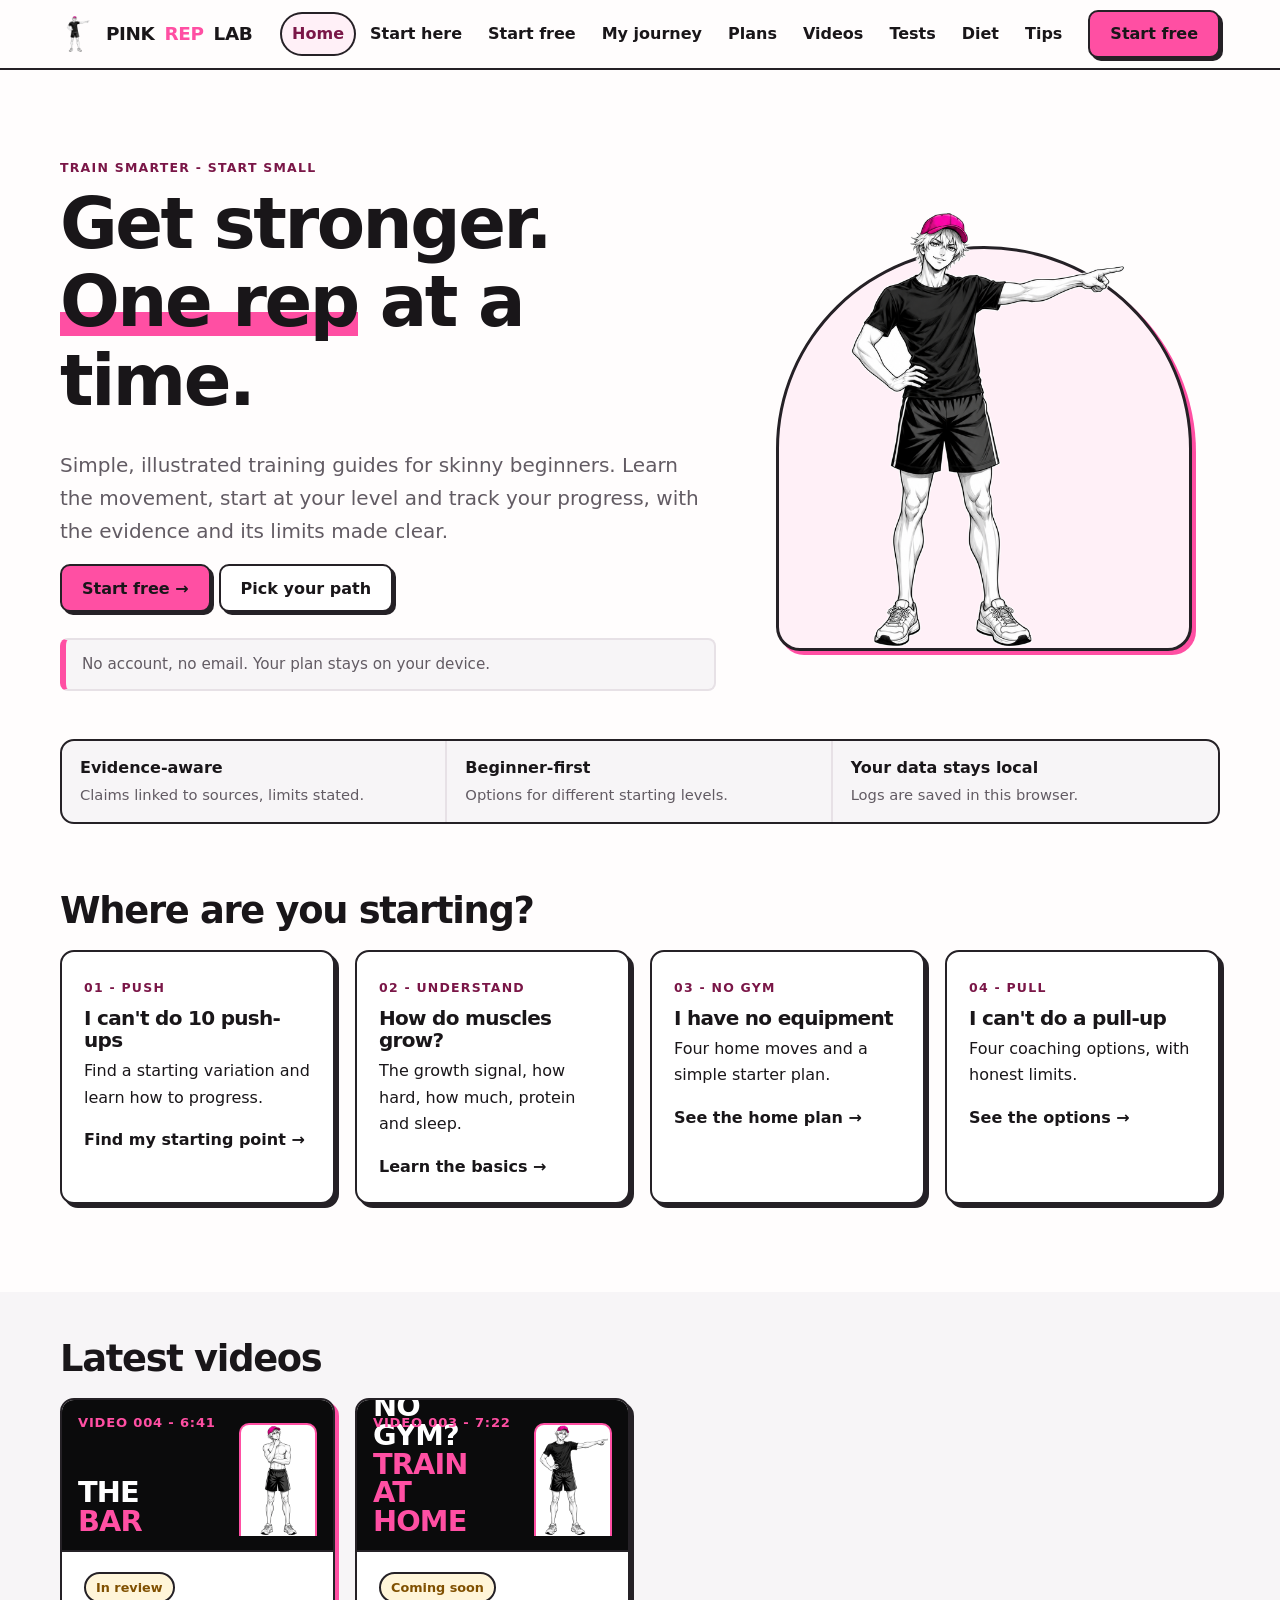
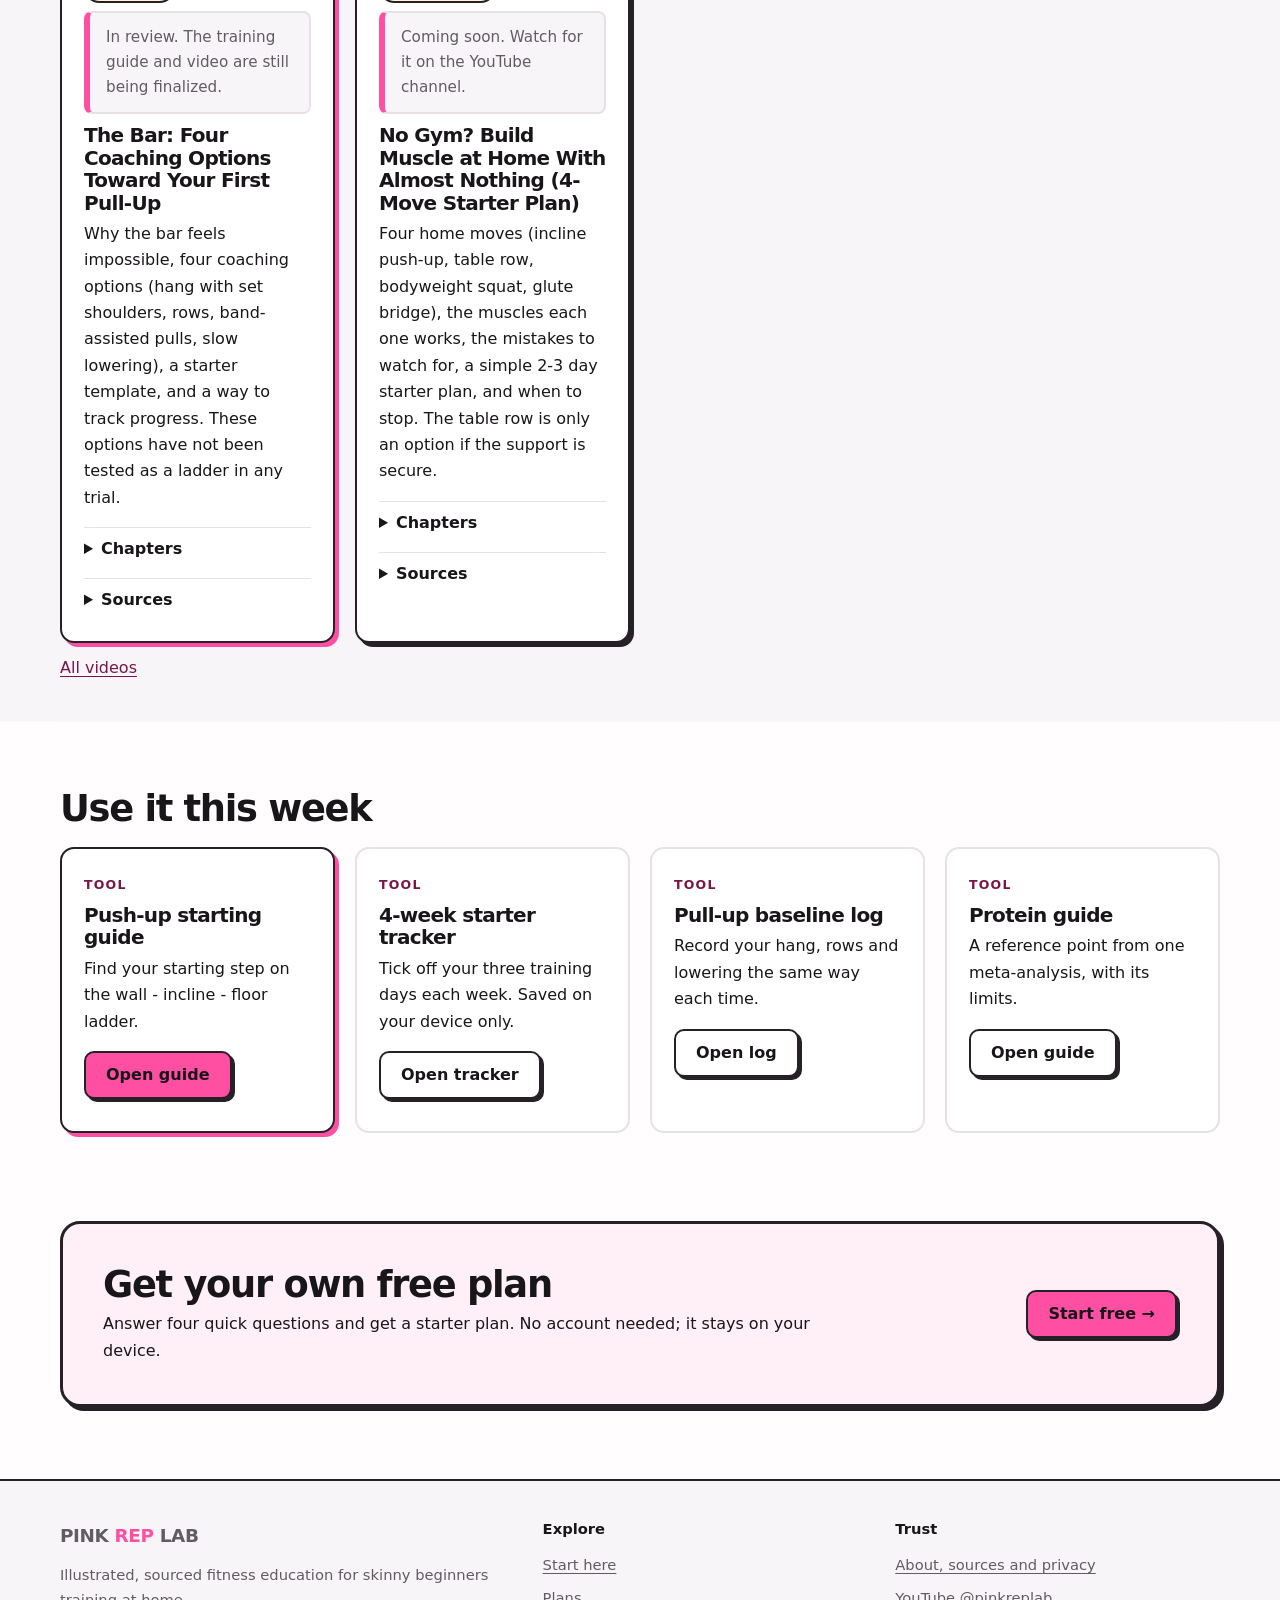
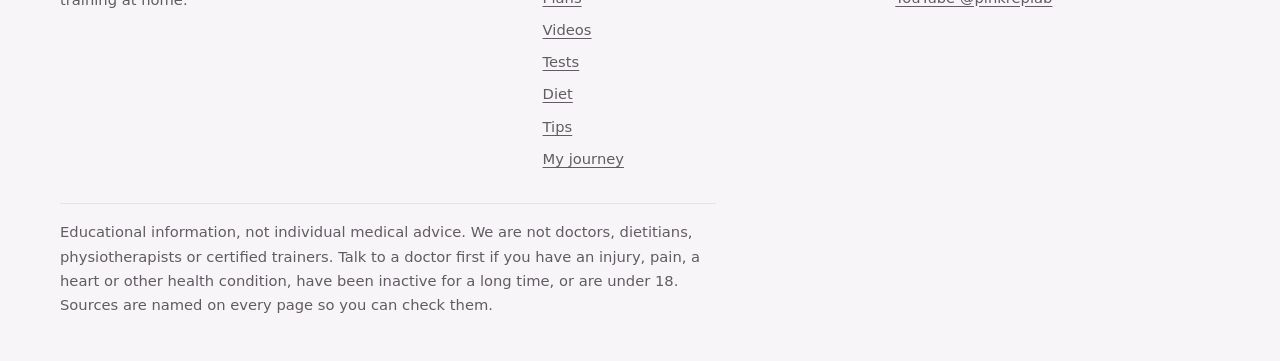
<file: index.html>
<!doctype html><html lang="en"><head><meta charset="utf-8"><meta name="viewport" content="width=device-width,initial-scale=1">
<title>Home - Pink Rep Lab</title><meta name="description" content="Illustrated, sourced fitness education for skinny beginners training at home.">
<meta property="og:title" content="Home - Pink Rep Lab"><meta property="og:description" content="Illustrated, sourced fitness education for skinny beginners training at home."><meta property="og:image" content="https://pinkreplab.online/POSE_POINT_tee.png"><meta property="og:type" content="website"><meta name="theme-color" content="#ff4fa3"><link rel="icon" href="POSE_POINT_tee.png">
<link rel="stylesheet" href="style.css?v=8"><script>document.documentElement.classList.add('js')</script></head><body><a class="skip" href="#main">Skip to content</a>
<header><div class="bar-nav"><a class="logo" href="index.html"><img src="POSE_POINT_tee.png" alt="" width="36" height="36">PINK <b>REP</b> LAB</a>
<button class="menu-btn" id="menuBtn" aria-expanded="false" aria-controls="navMenu">Menu</button>
<nav class="nav-menu" id="navMenu" aria-label="Main"><a class="l on" href="index.html" aria-current="page">Home</a><a class="l" href="start.html">Start here</a><a class="l" href="join.html">Start free</a><a class="l" href="journey.html">My journey</a><a class="l" href="plans.html">Plans</a><a class="l" href="videos.html">Videos</a><a class="l" href="tests.html">Tests</a><a class="l" href="diet.html">Diet</a><a class="l" href="tips.html">Tips</a></nav><a class="btn start-top" style="margin:0" href="join.html">Start free</a></div></header>
<main id="main"><section class="hero"><div><span class="eyebrow">Train smarter - start small</span><h1>Get stronger. <em>One rep</em> at a time.</h1>
<p class="lead">Simple, illustrated training guides for skinny beginners. Learn the movement, start at your level and track your progress, with the evidence and its limits made clear.</p>
<p><a class="btn" href="join.html">Start free &rarr;</a><a class="btn o" href="start.html">Pick your path</a></p><p class="note" style="margin-top:6px">No account, no email. Your plan stays on your device.</p></div>
<div class="art"><img src="POSE_POINT_tee.png" alt="Pinky, the Pink Rep Lab character, pointing" width="400" height="440"></div></section>
<div class="trust"><div><b>Evidence-aware</b><span>Claims linked to sources, limits stated.</span></div><div><b>Beginner-first</b><span>Options for different starting levels.</span></div><div><b>Your data stays local</b><span>Logs are saved in this browser.</span></div></div>
<h2>Where are you starting?</h2><div class="grid">
<a class="card link" style="text-decoration:none;color:inherit" href="start.html"><span class="tag">01 - Push</span><h3>I can't do 10 push-ups</h3><p>Find a starting variation and learn how to progress.</p><b>Find my starting point &rarr;</b></a>
<a class="card link" style="text-decoration:none;color:inherit" href="start.html"><span class="tag">02 - Understand</span><h3>How do muscles grow?</h3><p>The growth signal, how hard, how much, protein and sleep.</p><b>Learn the basics &rarr;</b></a>
<a class="card link" style="text-decoration:none;color:inherit" href="start.html"><span class="tag">03 - No gym</span><h3>I have no equipment</h3><p>Four home moves and a simple starter plan.</p><b>See the home plan &rarr;</b></a>
<a class="card link" style="text-decoration:none;color:inherit" href="start.html"><span class="tag">04 - Pull</span><h3>I can't do a pull-up</h3><p>Four coaching options, with honest limits.</p><b>See the options &rarr;</b></a></div>
<section class="band"><h2>Latest videos</h2><div class="grid"><div class="card vcard feat"><div class="art169" aria-hidden="true"><span class="vn">Video 004 - 6:41</span><span class="vt">The <i>Bar</i></span><img src="POSE_THINK.png" alt=""></div><div class="body"><span class="status">In review</span><p class="note" style="margin-bottom:10px">In review. The training guide and video are still being finalized.</p><h3>The Bar: Four Coaching Options Toward Your First Pull-Up</h3><p>Why the bar feels impossible, four coaching options (hang with set shoulders, rows, band-assisted pulls, slow lowering), a starter template, and a way to track progress. These options have not been tested as a ladder in any trial.</p><details><summary>Chapters</summary><ul><li>The goal and the muscles</li><li>Step 1: hang and set your shoulders</li><li>Step 2: rows</li><li>Step 3: band-assisted pulls</li><li>Step 4: slow lowering</li><li>Does the ladder work? (honest limits)</li><li>Starter template and sample session</li><li>When to move on</li><li>Staying safe</li><li>Record your baseline</li></ul></details><details><summary>Sources</summary><ul><li>Youdas et al. 2010, J Strength Cond Res (pull-up and chin-up EMG, 21 men and 4 women)</li><li>Dickie et al. 2017, J Electromyogr Kinesiol (pull-up variations, EMG)</li><li>Youdas et al. 2016, J Strength Cond Res (inverted row EMG)</li><li>Enes et al. 2025, J Strength Cond Res (repetition tempo meta-analysis)</li><li>ACE, NASM, Cleveland Clinic exercise guidance</li></ul></details></div></div><div class="card vcard"><div class="art169" aria-hidden="true"><span class="vn">Video 003 - 7:22</span><span class="vt">No gym? <i>Train at home</i></span><img src="POSE_POINT_tee.png" alt=""></div><div class="body"><span class="status">Coming soon</span><p class="note" style="margin-bottom:10px">Coming soon. Watch for it on the YouTube channel.</p><h3>No Gym? Build Muscle at Home With Almost Nothing (4-Move Starter Plan)</h3><p>Four home moves (incline push-up, table row, bodyweight squat, glute bridge), the muscles each one works, the mistakes to watch for, a simple 2-3 day starter plan, and when to stop. The table row is only an option if the support is secure.</p><details><summary>Chapters</summary><ul><li>0:00 The gym rat vs your living room</li><li>0:37 Move 1: incline push-up</li><li>1:20 Move 2: table row (only if the support is secure)</li><li>2:20 Move 3: bodyweight squat</li><li>2:54 Move 4: glute bridge</li><li>3:21 Does it really work?</li><li>4:19 Your starter plan</li><li>5:44 Stay safe</li><li>6:17 Checklist and next video</li></ul></details><details><summary>Sources</summary><ul><li>Lopez et al. 2021, Med Sci Sports Exerc (28 studies, 747 healthy adults)</li><li>Lasevicius et al. 2018, Eur J Sport Sci (30 men, 12 weeks)</li><li>Kikuchi & Nakazato 2017, J Exerc Sci Fit (18 young men)</li><li>Full list with links: in the video description</li></ul></details></div></div></div><p><a href="videos.html">All videos</a></p></section>
<h2>Use it this week</h2><div class="grid">
<div class="card feat"><span class="tag">Tool</span><h3>Push-up starting guide</h3><p>Find your starting step on the wall - incline - floor ladder.</p><a class="btn" href="tests.html">Open guide</a></div>
<div class="card flat"><span class="tag">Tool</span><h3>4-week starter tracker</h3><p>Tick off your three training days each week. Saved on your device only.</p><a class="btn o" href="plans.html">Open tracker</a></div>
<div class="card flat"><span class="tag">Tool</span><h3>Pull-up baseline log</h3><p>Record your hang, rows and lowering the same way each time.</p><a class="btn o" href="tests.html#pullup">Open log</a></div>
<div class="card flat"><span class="tag">Tool</span><h3>Protein guide</h3><p>A reference point from one meta-analysis, with its limits.</p><a class="btn o" href="diet.html">Open guide</a></div></div>
<div class="cta-band"><div><h2>Get your own free plan</h2><p>Answer four quick questions and get a starter plan. No account needed; it stays on your device.</p></div><a class="btn" style="margin:0" href="join.html">Start free &rarr;</a></div></main>
<footer><div class="foot"><div><a class="logo" style="margin:0 0 8px" href="index.html">PINK <b>REP</b> LAB</a><p>Illustrated, sourced fitness education for skinny beginners training at home.</p></div>
<div><h4>Explore</h4><a href="start.html">Start here</a><a href="plans.html">Plans</a><a href="videos.html">Videos</a><a href="tests.html">Tests</a><a href="diet.html">Diet</a><a href="tips.html">Tips</a><a href="journey.html">My journey</a></div>
<div><h4>Trust</h4><a href="about.html">About, sources and privacy</a><a href="https://www.youtube.com/@pinkreplab">YouTube @pinkreplab</a></div>
<p class="fine">Educational information, not individual medical advice. We are not doctors, dietitians, physiotherapists or certified trainers. Talk to a doctor first if you have an injury, pain, a heart or other health condition, have been inactive for a long time, or are under 18. Sources are named on every page so you can check them.</p></div></footer>
<script src="app.js?v=8"></script></body></html>
</file>
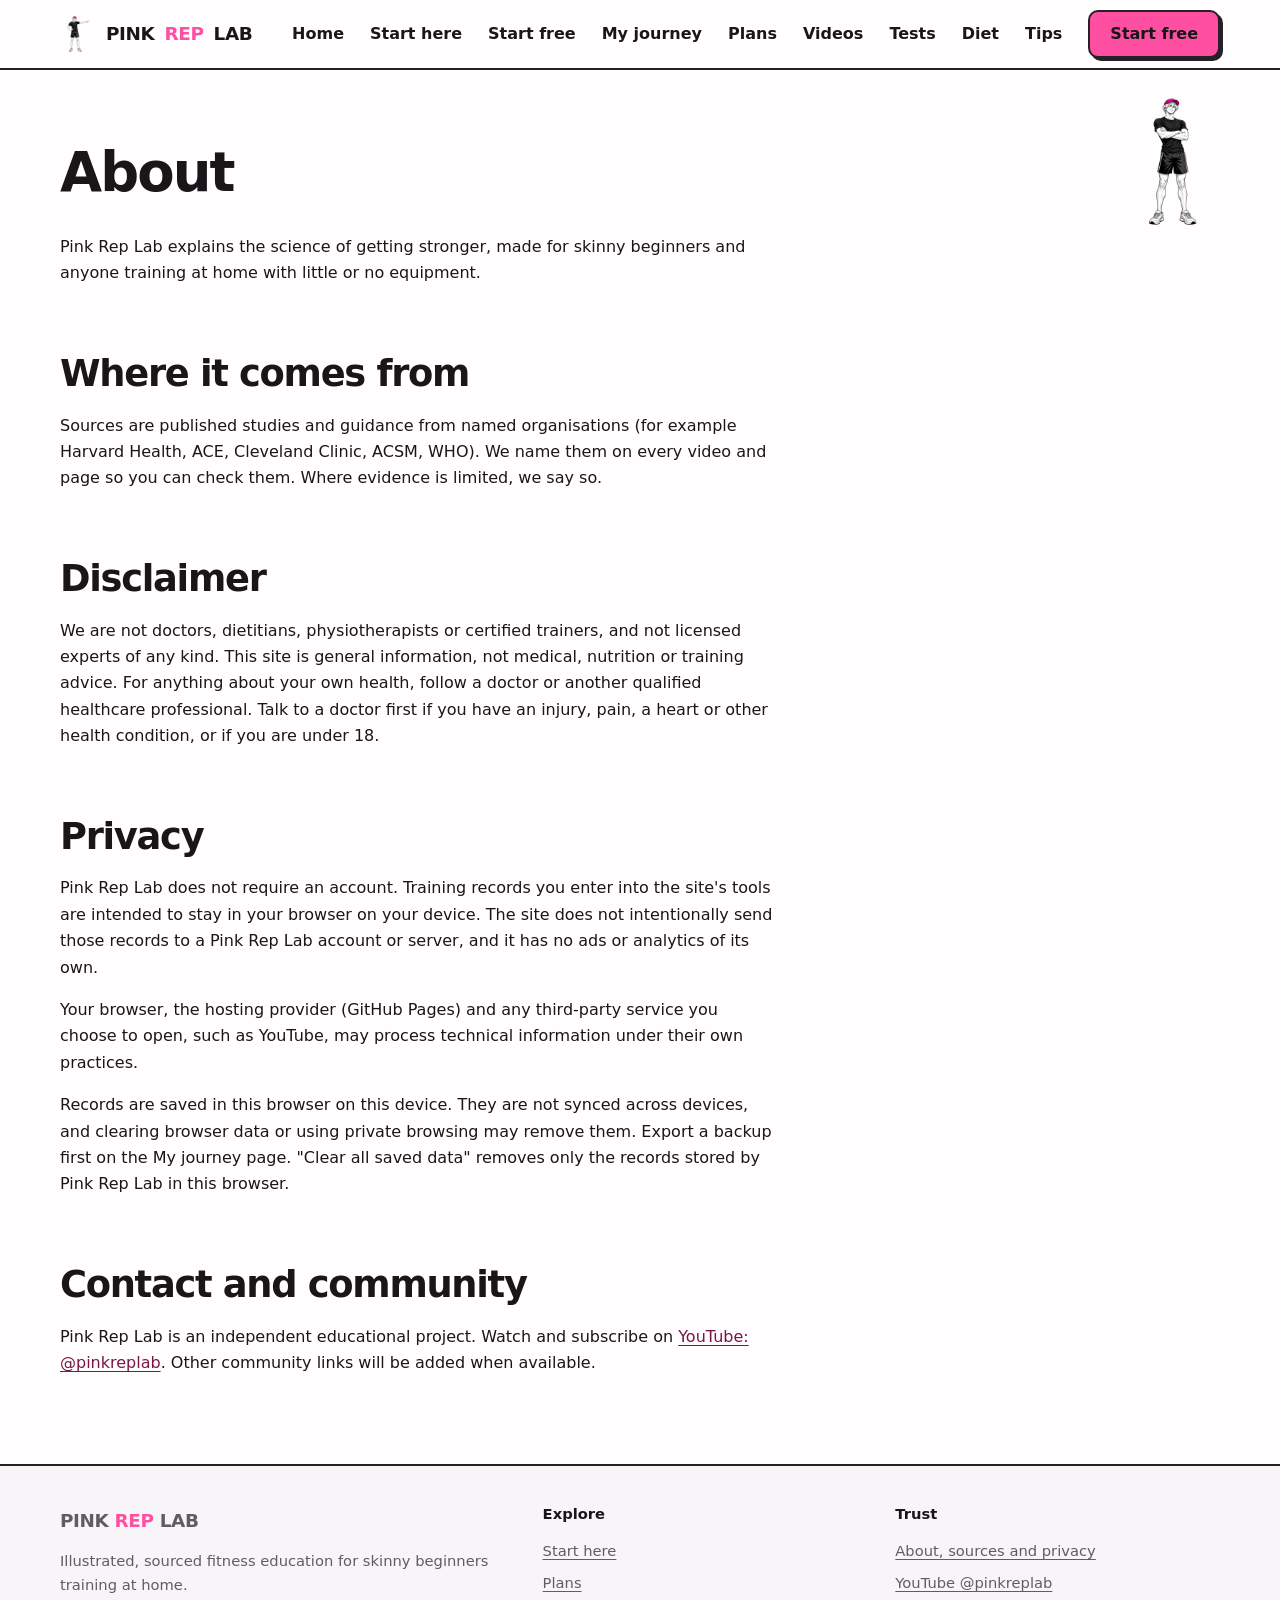
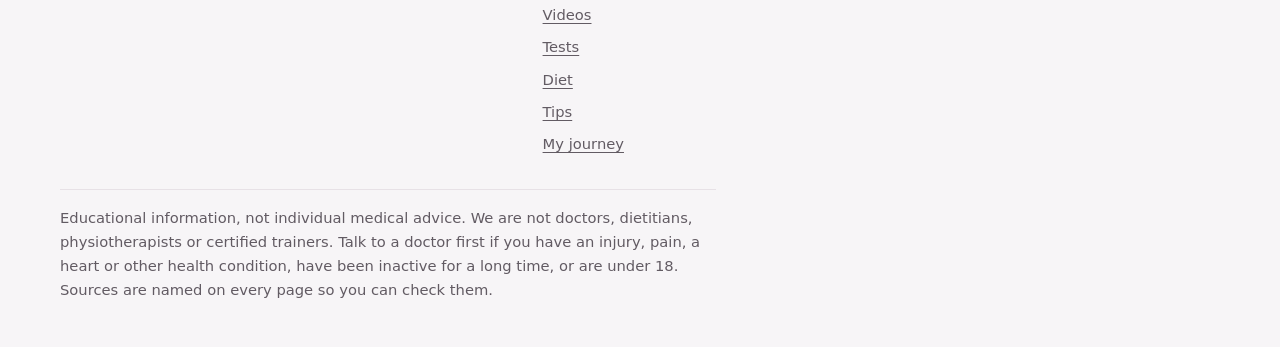
<file: about.html>
<!doctype html><html lang="en"><head><meta charset="utf-8"><meta name="viewport" content="width=device-width,initial-scale=1">
<title>About - Pink Rep Lab</title><meta name="description" content="How Pink Rep Lab picks sources, its disclaimer and its privacy approach.">
<meta property="og:title" content="About - Pink Rep Lab"><meta property="og:description" content="How Pink Rep Lab picks sources, its disclaimer and its privacy approach."><meta property="og:image" content="https://pinkreplab.online/POSE_POINT_tee.png"><meta property="og:type" content="website"><meta name="theme-color" content="#ff4fa3"><link rel="icon" href="POSE_POINT_tee.png">
<link rel="stylesheet" href="style.css?v=8"><script>document.documentElement.classList.add('js')</script></head><body><a class="skip" href="#main">Skip to content</a>
<header><div class="bar-nav"><a class="logo" href="index.html"><img src="POSE_POINT_tee.png" alt="" width="36" height="36">PINK <b>REP</b> LAB</a>
<button class="menu-btn" id="menuBtn" aria-expanded="false" aria-controls="navMenu">Menu</button>
<nav class="nav-menu" id="navMenu" aria-label="Main"><a class="l" href="index.html">Home</a><a class="l" href="start.html">Start here</a><a class="l" href="join.html">Start free</a><a class="l" href="journey.html">My journey</a><a class="l" href="plans.html">Plans</a><a class="l" href="videos.html">Videos</a><a class="l" href="tests.html">Tests</a><a class="l" href="diet.html">Diet</a><a class="l" href="tips.html">Tips</a></nav><a class="btn start-top" style="margin:0" href="join.html">Start free</a></div></header>
<main id="main"><div class="intro"><div><h1>About</h1></div><img src="POSE_CROSSED_tee.png" alt=""></div><p>Pink Rep Lab explains the science of getting stronger, made for skinny beginners and anyone training at home with little or no equipment.</p>
<h2>Where it comes from</h2><p>Sources are published studies and guidance from named organisations (for example Harvard Health, ACE, Cleveland Clinic, ACSM, WHO). We name them on every video and page so you can check them. Where evidence is limited, we say so.</p>
<h2>Disclaimer</h2><p>We are not doctors, dietitians, physiotherapists or certified trainers, and not licensed experts of any kind. This site is general information, not medical, nutrition or training advice. For anything about your own health, follow a doctor or another qualified healthcare professional. Talk to a doctor first if you have an injury, pain, a heart or other health condition, or if you are under 18.</p>
<h2>Privacy</h2><p>Pink Rep Lab does not require an account. Training records you enter into the site's tools are intended to stay in your browser on your device. The site does not intentionally send those records to a Pink Rep Lab account or server, and it has no ads or analytics of its own.</p><p>Your browser, the hosting provider (GitHub Pages) and any third-party service you choose to open, such as YouTube, may process technical information under their own practices.</p><p>Records are saved in this browser on this device. They are not synced across devices, and clearing browser data or using private browsing may remove them. Export a backup first on the My journey page. "Clear all saved data" removes only the records stored by Pink Rep Lab in this browser.</p>
<h2>Contact and community</h2><p>Pink Rep Lab is an independent educational project. Watch and subscribe on <a href="https://www.youtube.com/@pinkreplab">YouTube: @pinkreplab</a>. Other community links will be added when available.</p></main>
<footer><div class="foot"><div><a class="logo" style="margin:0 0 8px" href="index.html">PINK <b>REP</b> LAB</a><p>Illustrated, sourced fitness education for skinny beginners training at home.</p></div>
<div><h4>Explore</h4><a href="start.html">Start here</a><a href="plans.html">Plans</a><a href="videos.html">Videos</a><a href="tests.html">Tests</a><a href="diet.html">Diet</a><a href="tips.html">Tips</a><a href="journey.html">My journey</a></div>
<div><h4>Trust</h4><a href="about.html">About, sources and privacy</a><a href="https://www.youtube.com/@pinkreplab">YouTube @pinkreplab</a></div>
<p class="fine">Educational information, not individual medical advice. We are not doctors, dietitians, physiotherapists or certified trainers. Talk to a doctor first if you have an injury, pain, a heart or other health condition, have been inactive for a long time, or are under 18. Sources are named on every page so you can check them.</p></div></footer>
<script src="app.js?v=8"></script></body></html>
</file>
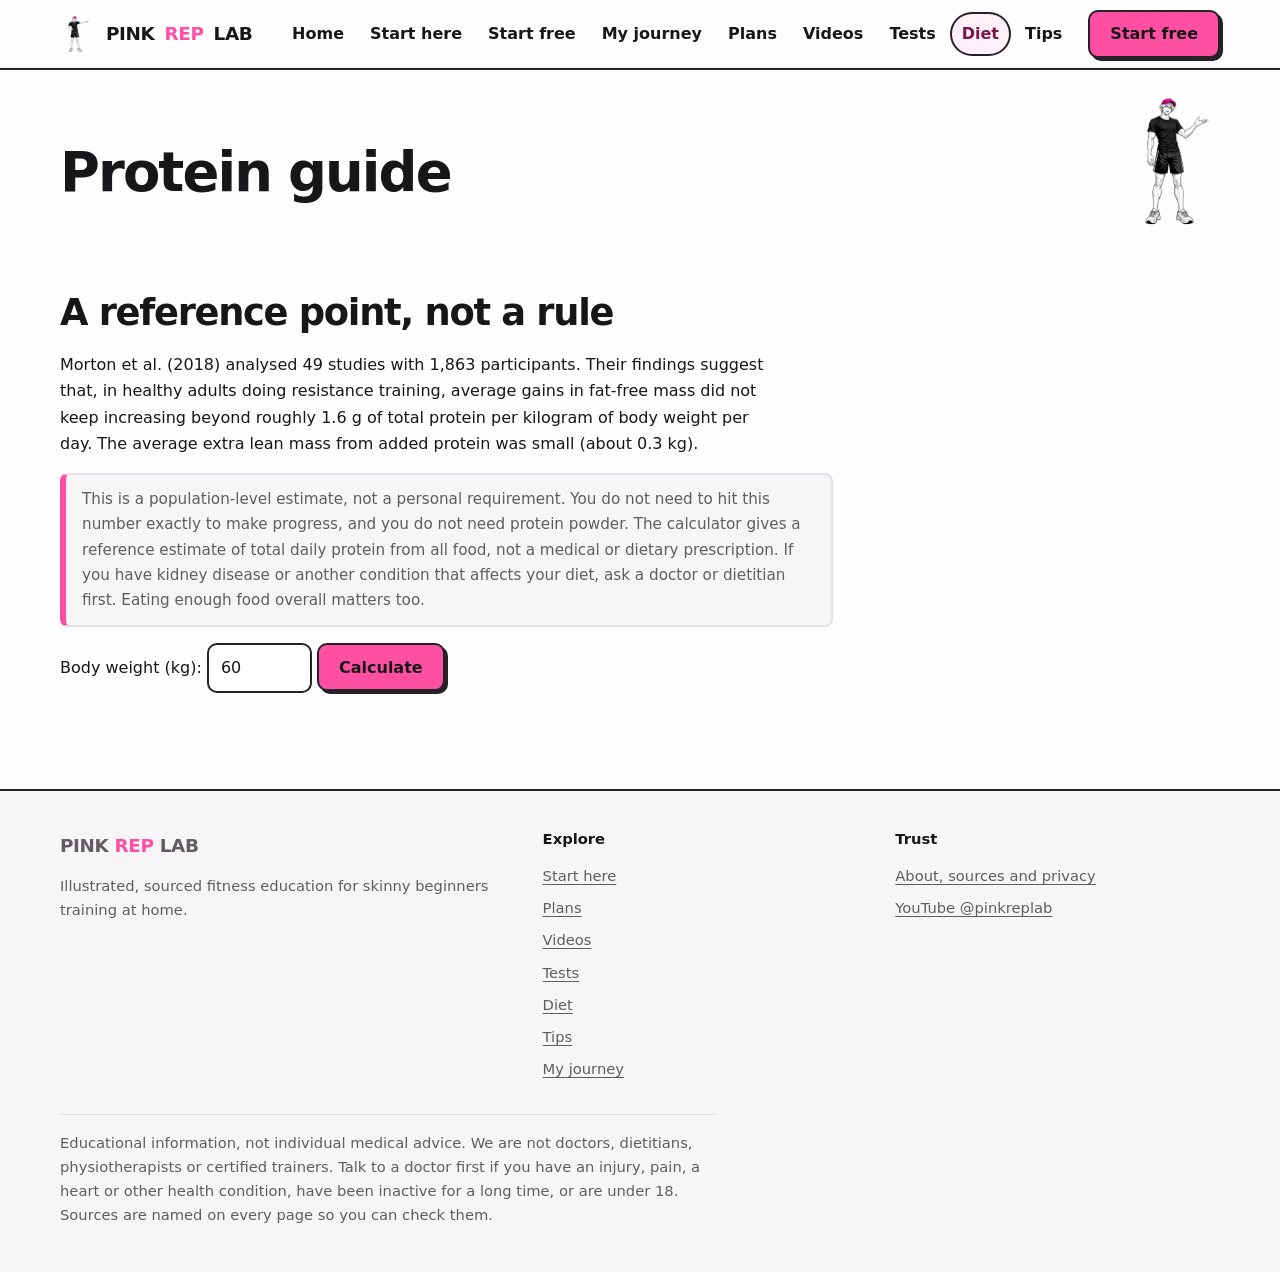
<file: diet.html>
<!doctype html><html lang="en"><head><meta charset="utf-8"><meta name="viewport" content="width=device-width,initial-scale=1">
<title>Diet - Pink Rep Lab</title><meta name="description" content="A reference point for daily protein from one meta-analysis, with its limits. Not a requirement and not medical advice.">
<meta property="og:title" content="Diet - Pink Rep Lab"><meta property="og:description" content="A reference point for daily protein from one meta-analysis, with its limits. Not a requirement and not medical advice."><meta property="og:image" content="https://pinkreplab.online/POSE_POINT_tee.png"><meta property="og:type" content="website"><meta name="theme-color" content="#ff4fa3"><link rel="icon" href="POSE_POINT_tee.png">
<link rel="stylesheet" href="style.css?v=8"><script>document.documentElement.classList.add('js')</script></head><body><a class="skip" href="#main">Skip to content</a>
<header><div class="bar-nav"><a class="logo" href="index.html"><img src="POSE_POINT_tee.png" alt="" width="36" height="36">PINK <b>REP</b> LAB</a>
<button class="menu-btn" id="menuBtn" aria-expanded="false" aria-controls="navMenu">Menu</button>
<nav class="nav-menu" id="navMenu" aria-label="Main"><a class="l" href="index.html">Home</a><a class="l" href="start.html">Start here</a><a class="l" href="join.html">Start free</a><a class="l" href="journey.html">My journey</a><a class="l" href="plans.html">Plans</a><a class="l" href="videos.html">Videos</a><a class="l" href="tests.html">Tests</a><a class="l on" href="diet.html" aria-current="page">Diet</a><a class="l" href="tips.html">Tips</a></nav><a class="btn start-top" style="margin:0" href="join.html">Start free</a></div></header>
<main id="main"><div class="intro"><div><h1>Protein guide</h1></div><img src="POSE_EXPLAIN_tee.png" alt=""></div><h2>A reference point, not a rule</h2><p>Morton et al. (2018) analysed 49 studies with 1,863 participants. Their findings suggest that, in healthy adults doing resistance training, average gains in fat-free mass did not keep increasing beyond roughly 1.6 g of total protein per kilogram of body weight per day. The average extra lean mass from added protein was small (about 0.3 kg).</p>
<p class="note">This is a population-level estimate, not a personal requirement. You do not need to hit this number exactly to make progress, and you do not need protein powder. The calculator gives a reference estimate of total daily protein from all food, not a medical or dietary prescription. If you have kidney disease or another condition that affects your diet, ask a doctor or dietitian first. Eating enough food overall matters too.</p>
<p>Body weight (kg): <input id="dKg" type="number" min="30" max="250" value="60"> <button class="btn" id="dGo">Calculate</button></p><div id="dOut" class="card" hidden></div></main>
<footer><div class="foot"><div><a class="logo" style="margin:0 0 8px" href="index.html">PINK <b>REP</b> LAB</a><p>Illustrated, sourced fitness education for skinny beginners training at home.</p></div>
<div><h4>Explore</h4><a href="start.html">Start here</a><a href="plans.html">Plans</a><a href="videos.html">Videos</a><a href="tests.html">Tests</a><a href="diet.html">Diet</a><a href="tips.html">Tips</a><a href="journey.html">My journey</a></div>
<div><h4>Trust</h4><a href="about.html">About, sources and privacy</a><a href="https://www.youtube.com/@pinkreplab">YouTube @pinkreplab</a></div>
<p class="fine">Educational information, not individual medical advice. We are not doctors, dietitians, physiotherapists or certified trainers. Talk to a doctor first if you have an injury, pain, a heart or other health condition, have been inactive for a long time, or are under 18. Sources are named on every page so you can check them.</p></div></footer>
<script src="app.js?v=8"></script></body></html>
</file>
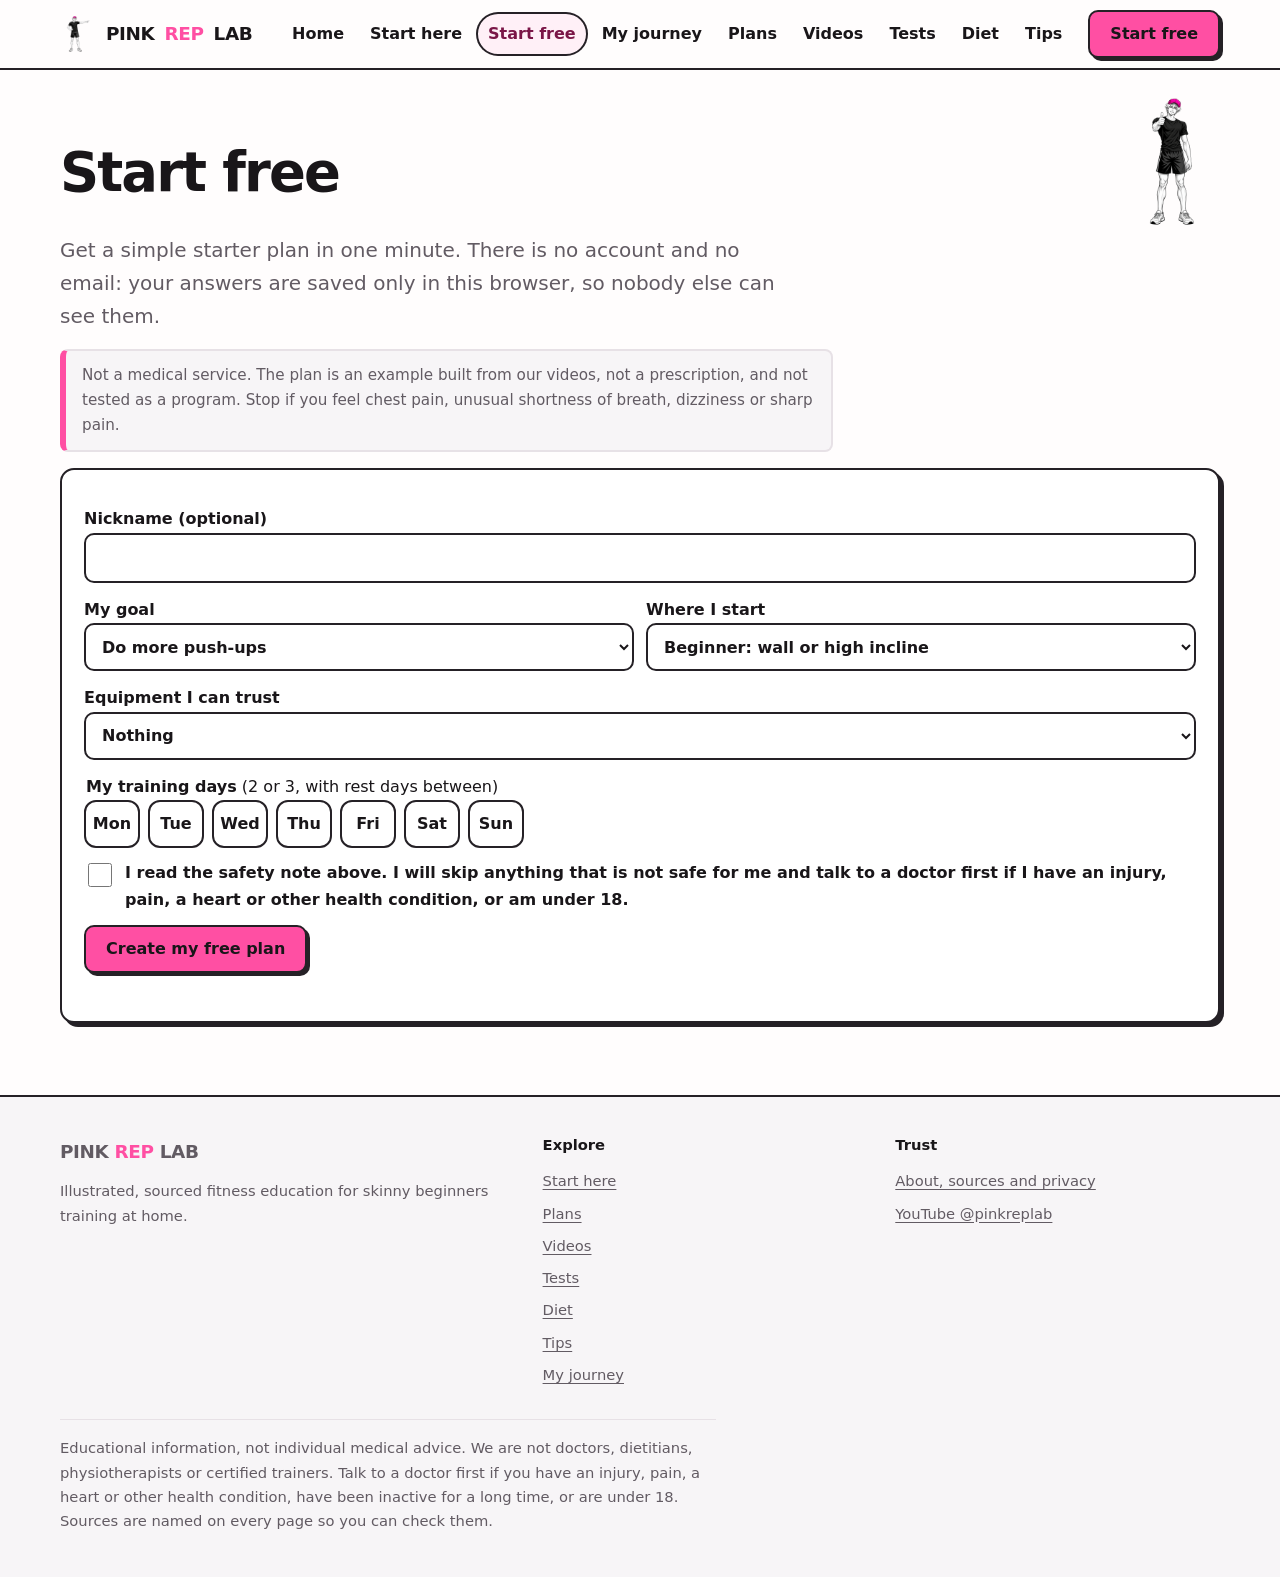
<file: join.html>
<!doctype html><html lang="en"><head><meta charset="utf-8"><meta name="viewport" content="width=device-width,initial-scale=1">
<title>Start free - Pink Rep Lab</title><meta name="description" content="Create a free personal plan in a minute. No account, no email: your plan is saved only in this browser.">
<meta property="og:title" content="Start free - Pink Rep Lab"><meta property="og:description" content="Create a free personal plan in a minute. No account, no email: your plan is saved only in this browser."><meta property="og:image" content="https://pinkreplab.online/POSE_POINT_tee.png"><meta property="og:type" content="website"><meta name="theme-color" content="#ff4fa3"><link rel="icon" href="POSE_POINT_tee.png">
<link rel="stylesheet" href="style.css?v=8"><script>document.documentElement.classList.add('js')</script></head><body><a class="skip" href="#main">Skip to content</a>
<header><div class="bar-nav"><a class="logo" href="index.html"><img src="POSE_POINT_tee.png" alt="" width="36" height="36">PINK <b>REP</b> LAB</a>
<button class="menu-btn" id="menuBtn" aria-expanded="false" aria-controls="navMenu">Menu</button>
<nav class="nav-menu" id="navMenu" aria-label="Main"><a class="l" href="index.html">Home</a><a class="l" href="start.html">Start here</a><a class="l on" href="join.html" aria-current="page">Start free</a><a class="l" href="journey.html">My journey</a><a class="l" href="plans.html">Plans</a><a class="l" href="videos.html">Videos</a><a class="l" href="tests.html">Tests</a><a class="l" href="diet.html">Diet</a><a class="l" href="tips.html">Tips</a></nav><a class="btn start-top" style="margin:0" href="join.html">Start free</a></div></header>
<main id="main"><div class="intro"><div><h1>Start free</h1></div><img src="POSE_THUMBS_tee.png" alt=""></div>
<p class="lead">Get a simple starter plan in one minute. There is no account and no email: your answers are saved only in this browser, so nobody else can see them.</p>
<div class="note">Not a medical service. The plan is an example built from our videos, not a prescription, and not tested as a program. Stop if you feel chest pain, unusual shortness of breath, dizziness or sharp pain.</div>
<form id="jForm" class="card" style="margin-top:16px" onsubmit="return false">
<div class="field-row"><label>Nickname (optional)<br><input id="fName" type="text" maxlength="24" autocomplete="off"></label></div>
<div class="field-row"><label>My goal<br><select id="fGoal"><option value="push">Do more push-ups</option><option value="pull">Work toward a first pull-up</option><option value="home">Train at home with almost nothing</option><option value="grow">Understand and start building muscle</option></select></label>
<label>Where I start<br><select id="fLevel"><option value="wall">Beginner: wall or high incline</option><option value="incline">Some strength: incline</option><option value="floor">Stronger: floor</option></select></label></div>
<div class="field-row"><label>Equipment I can trust<br><select id="fEquip"><option value="none">Nothing</option><option value="bar">A pull-up bar I can verify</option><option value="band">A bar plus a resistance band</option><option value="support">A support for rows that I can verify</option></select></label></div>
<fieldset style="border:0;padding:0;margin:10px 0"><legend><b>My training days</b> (2 or 3, with rest days between)</legend><div class="days" id="fDays"></div></fieldset>
<label style="display:flex;gap:10px;align-items:flex-start;margin:12px 0"><input id="fOk" type="checkbox" style="min-height:24px;width:24px;flex:none"> <span>I read the safety note above. I will skip anything that is not safe for me and talk to a doctor first if I have an injury, pain, a heart or other health condition, or am under 18.</span></label>
<p><button class="btn" id="fMake" type="button">Create my free plan</button></p><p id="fErr" class="note" hidden></p></form>
<div id="fOut"></div></main>
<footer><div class="foot"><div><a class="logo" style="margin:0 0 8px" href="index.html">PINK <b>REP</b> LAB</a><p>Illustrated, sourced fitness education for skinny beginners training at home.</p></div>
<div><h4>Explore</h4><a href="start.html">Start here</a><a href="plans.html">Plans</a><a href="videos.html">Videos</a><a href="tests.html">Tests</a><a href="diet.html">Diet</a><a href="tips.html">Tips</a><a href="journey.html">My journey</a></div>
<div><h4>Trust</h4><a href="about.html">About, sources and privacy</a><a href="https://www.youtube.com/@pinkreplab">YouTube @pinkreplab</a></div>
<p class="fine">Educational information, not individual medical advice. We are not doctors, dietitians, physiotherapists or certified trainers. Talk to a doctor first if you have an injury, pain, a heart or other health condition, have been inactive for a long time, or are under 18. Sources are named on every page so you can check them.</p></div></footer>
<script src="app.js?v=8"></script></body></html>
</file>
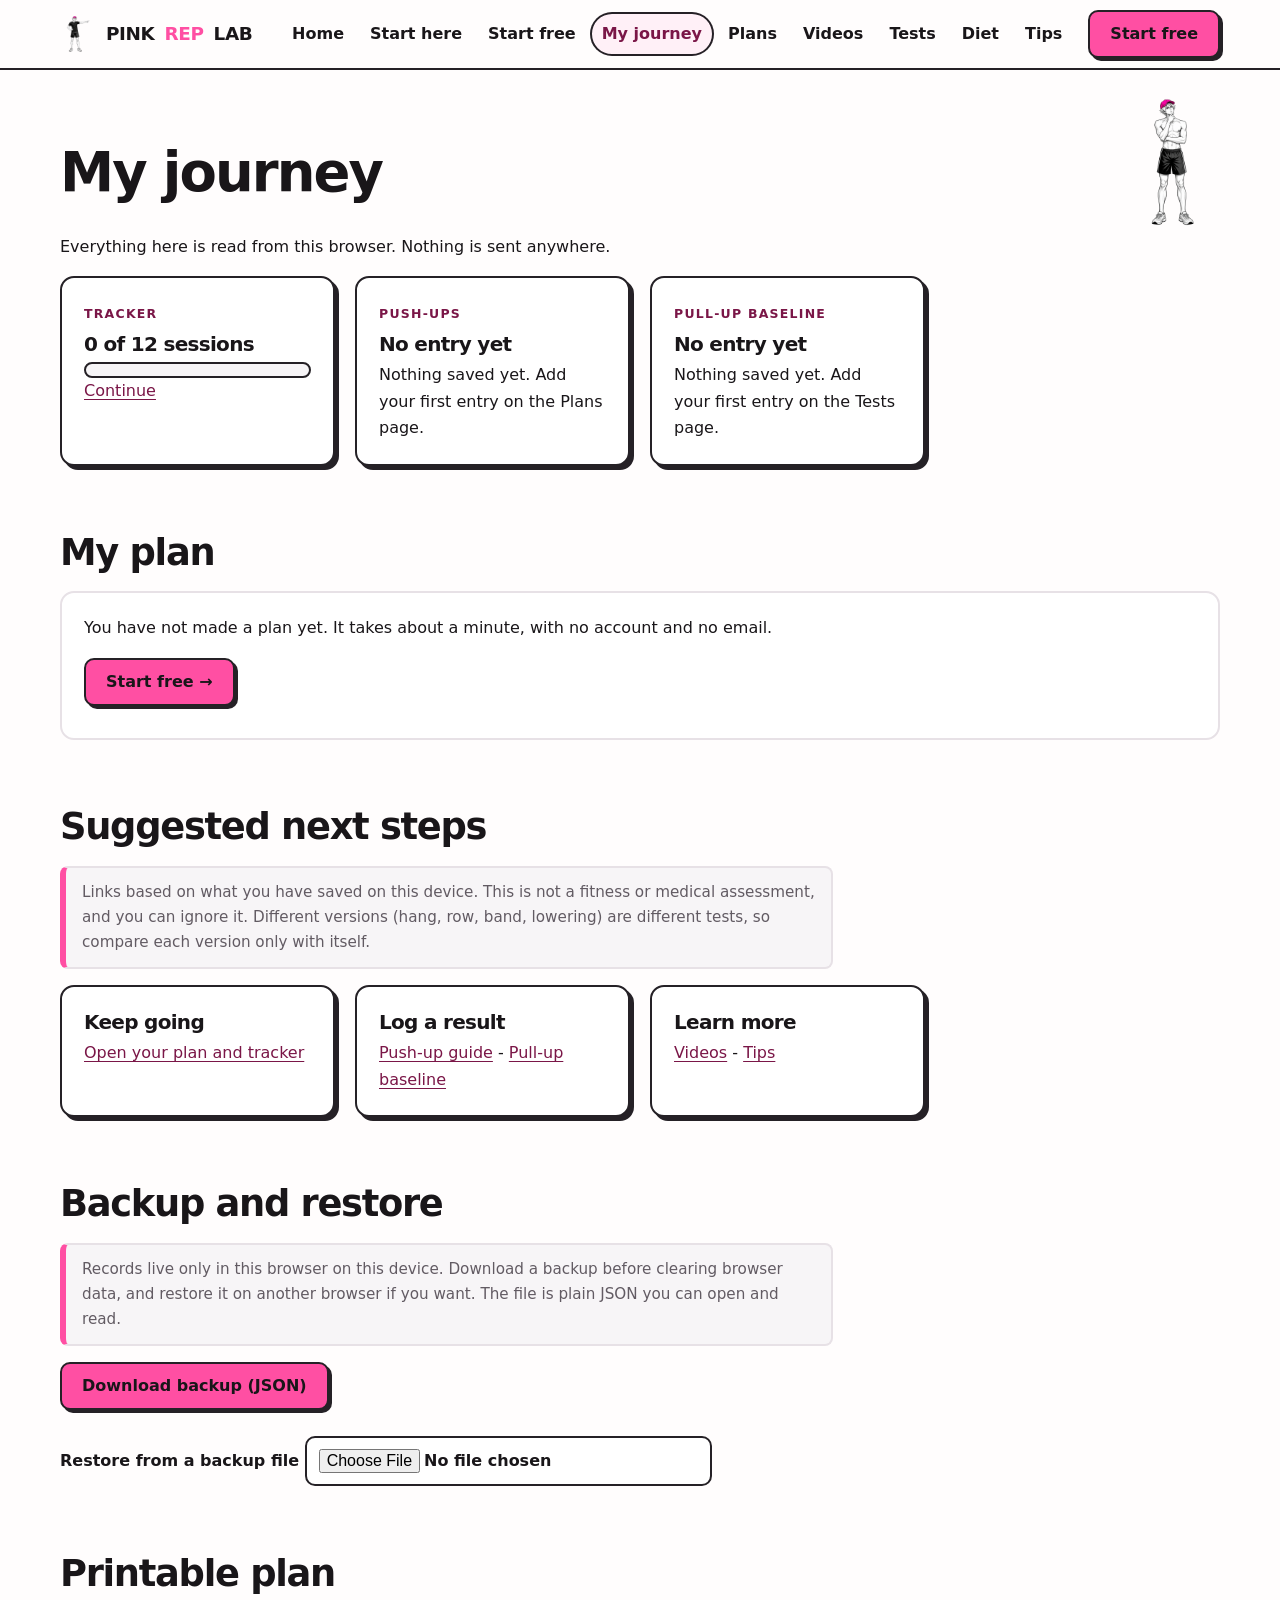
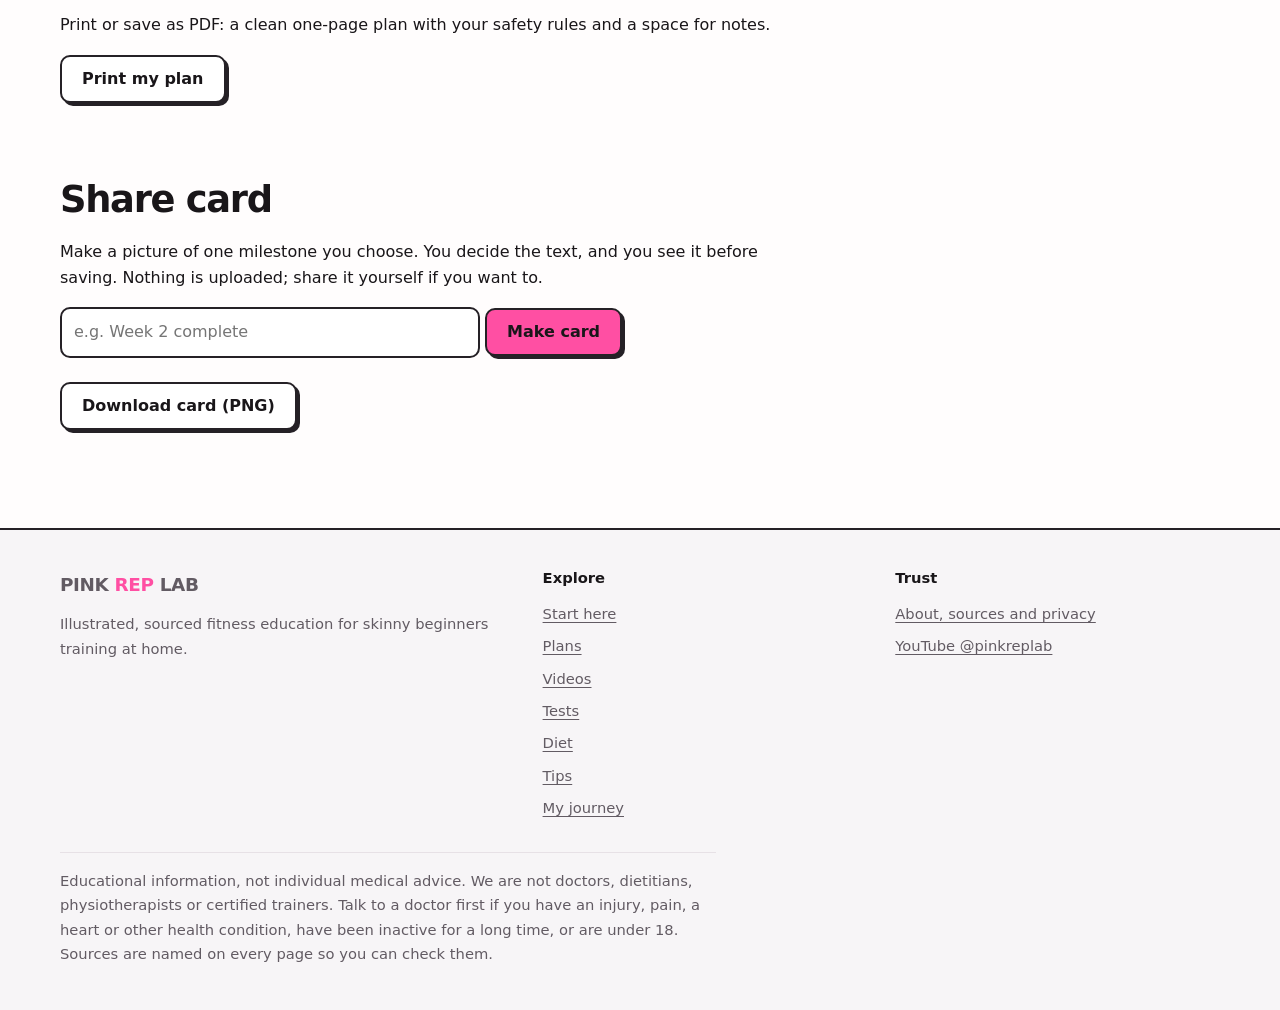
<file: journey.html>
<!doctype html><html lang="en"><head><meta charset="utf-8"><meta name="viewport" content="width=device-width,initial-scale=1">
<title>My journey - Pink Rep Lab</title><meta name="description" content="Your own progress on one page: trackers, logs, backup, printable plan and a share card. Everything stays on your device.">
<meta property="og:title" content="My journey - Pink Rep Lab"><meta property="og:description" content="Your own progress on one page: trackers, logs, backup, printable plan and a share card. Everything stays on your device."><meta property="og:image" content="https://pinkreplab.online/POSE_POINT_tee.png"><meta property="og:type" content="website"><meta name="theme-color" content="#ff4fa3"><link rel="icon" href="POSE_POINT_tee.png">
<link rel="stylesheet" href="style.css?v=8"><script>document.documentElement.classList.add('js')</script></head><body><a class="skip" href="#main">Skip to content</a>
<header><div class="bar-nav"><a class="logo" href="index.html"><img src="POSE_POINT_tee.png" alt="" width="36" height="36">PINK <b>REP</b> LAB</a>
<button class="menu-btn" id="menuBtn" aria-expanded="false" aria-controls="navMenu">Menu</button>
<nav class="nav-menu" id="navMenu" aria-label="Main"><a class="l" href="index.html">Home</a><a class="l" href="start.html">Start here</a><a class="l" href="join.html">Start free</a><a class="l on" href="journey.html" aria-current="page">My journey</a><a class="l" href="plans.html">Plans</a><a class="l" href="videos.html">Videos</a><a class="l" href="tests.html">Tests</a><a class="l" href="diet.html">Diet</a><a class="l" href="tips.html">Tips</a></nav><a class="btn start-top" style="margin:0" href="join.html">Start free</a></div></header>
<main id="main"><div class="intro"><div><h1>My journey</h1></div><img src="POSE_THINK.png" alt=""></div><p>Everything here is read from this browser. Nothing is sent anywhere.</p><div id="jSummary" class="grid"></div>
<h2>My plan</h2><div id="jPlanBox" class="card flat"></div>
<h2>Suggested next steps</h2><p class="note">Links based on what you have saved on this device. This is not a fitness or medical assessment, and you can ignore it. Different versions (hang, row, band, lowering) are different tests, so compare each version only with itself.</p><div class="grid"><div class="card"><h3>Keep going</h3><p><a href="plans.html">Open your plan and tracker</a></p></div><div class="card"><h3>Log a result</h3><p><a href="tests.html">Push-up guide</a> - <a href="tests.html#pullup">Pull-up baseline</a></p></div><div class="card"><h3>Learn more</h3><p><a href="videos.html">Videos</a> - <a href="tips.html">Tips</a></p></div></div>
<h2>Backup and restore</h2><p class="note">Records live only in this browser on this device. Download a backup before clearing browser data, and restore it on another browser if you want. The file is plain JSON you can open and read.</p>
<p><button class="btn" id="jExport">Download backup (JSON)</button></p>
<p><label>Restore from a backup file <input type="file" id="jFile" accept="application/json,.json"></label></p><div id="jPreview" class="card" hidden></div>
<h2>Printable plan</h2><p>Print or save as PDF: a clean one-page plan with your safety rules and a space for notes.</p><p><button class="btn o" id="jPrint">Print my plan</button></p>
<div class="printonly" id="jPlan"><h2>Pink Rep Lab starter plan (example, not a prescription)</h2><ul><li>Train two or three non-consecutive days a week.</li><li>Push: wall, incline or floor push-ups, controlled reps, stop when form breaks.</li><li>Pull: hang, row, band-assisted pull or slow lowering, only the ones you can control on equipment you can verify.</li><li>Rest until you can keep good form.</li><li>Stop with chest pain, unusual shortness of breath, dizziness or sharp pain. Severe or lasting chest pain: get emergency help.</li></ul><p>Notes: ______________________________________________</p></div>
<h2>Share card</h2><p>Make a picture of one milestone you choose. You decide the text, and you see it before saving. Nothing is uploaded; share it yourself if you want to.</p>
<p><input id="cText" type="text" maxlength="60" placeholder="e.g. Week 2 complete" style="width:min(420px,100%)"> <button class="btn" id="cMake">Make card</button></p><canvas id="cCanvas" width="1080" height="1080" style="max-width:100%;height:auto;border:1px solid var(--line);border-radius:12px" hidden></canvas><p><button class="btn o" id="cSave" hidden>Download card (PNG)</button></p></main>
<footer><div class="foot"><div><a class="logo" style="margin:0 0 8px" href="index.html">PINK <b>REP</b> LAB</a><p>Illustrated, sourced fitness education for skinny beginners training at home.</p></div>
<div><h4>Explore</h4><a href="start.html">Start here</a><a href="plans.html">Plans</a><a href="videos.html">Videos</a><a href="tests.html">Tests</a><a href="diet.html">Diet</a><a href="tips.html">Tips</a><a href="journey.html">My journey</a></div>
<div><h4>Trust</h4><a href="about.html">About, sources and privacy</a><a href="https://www.youtube.com/@pinkreplab">YouTube @pinkreplab</a></div>
<p class="fine">Educational information, not individual medical advice. We are not doctors, dietitians, physiotherapists or certified trainers. Talk to a doctor first if you have an injury, pain, a heart or other health condition, have been inactive for a long time, or are under 18. Sources are named on every page so you can check them.</p></div></footer>
<script src="app.js?v=8"></script></body></html>
</file>
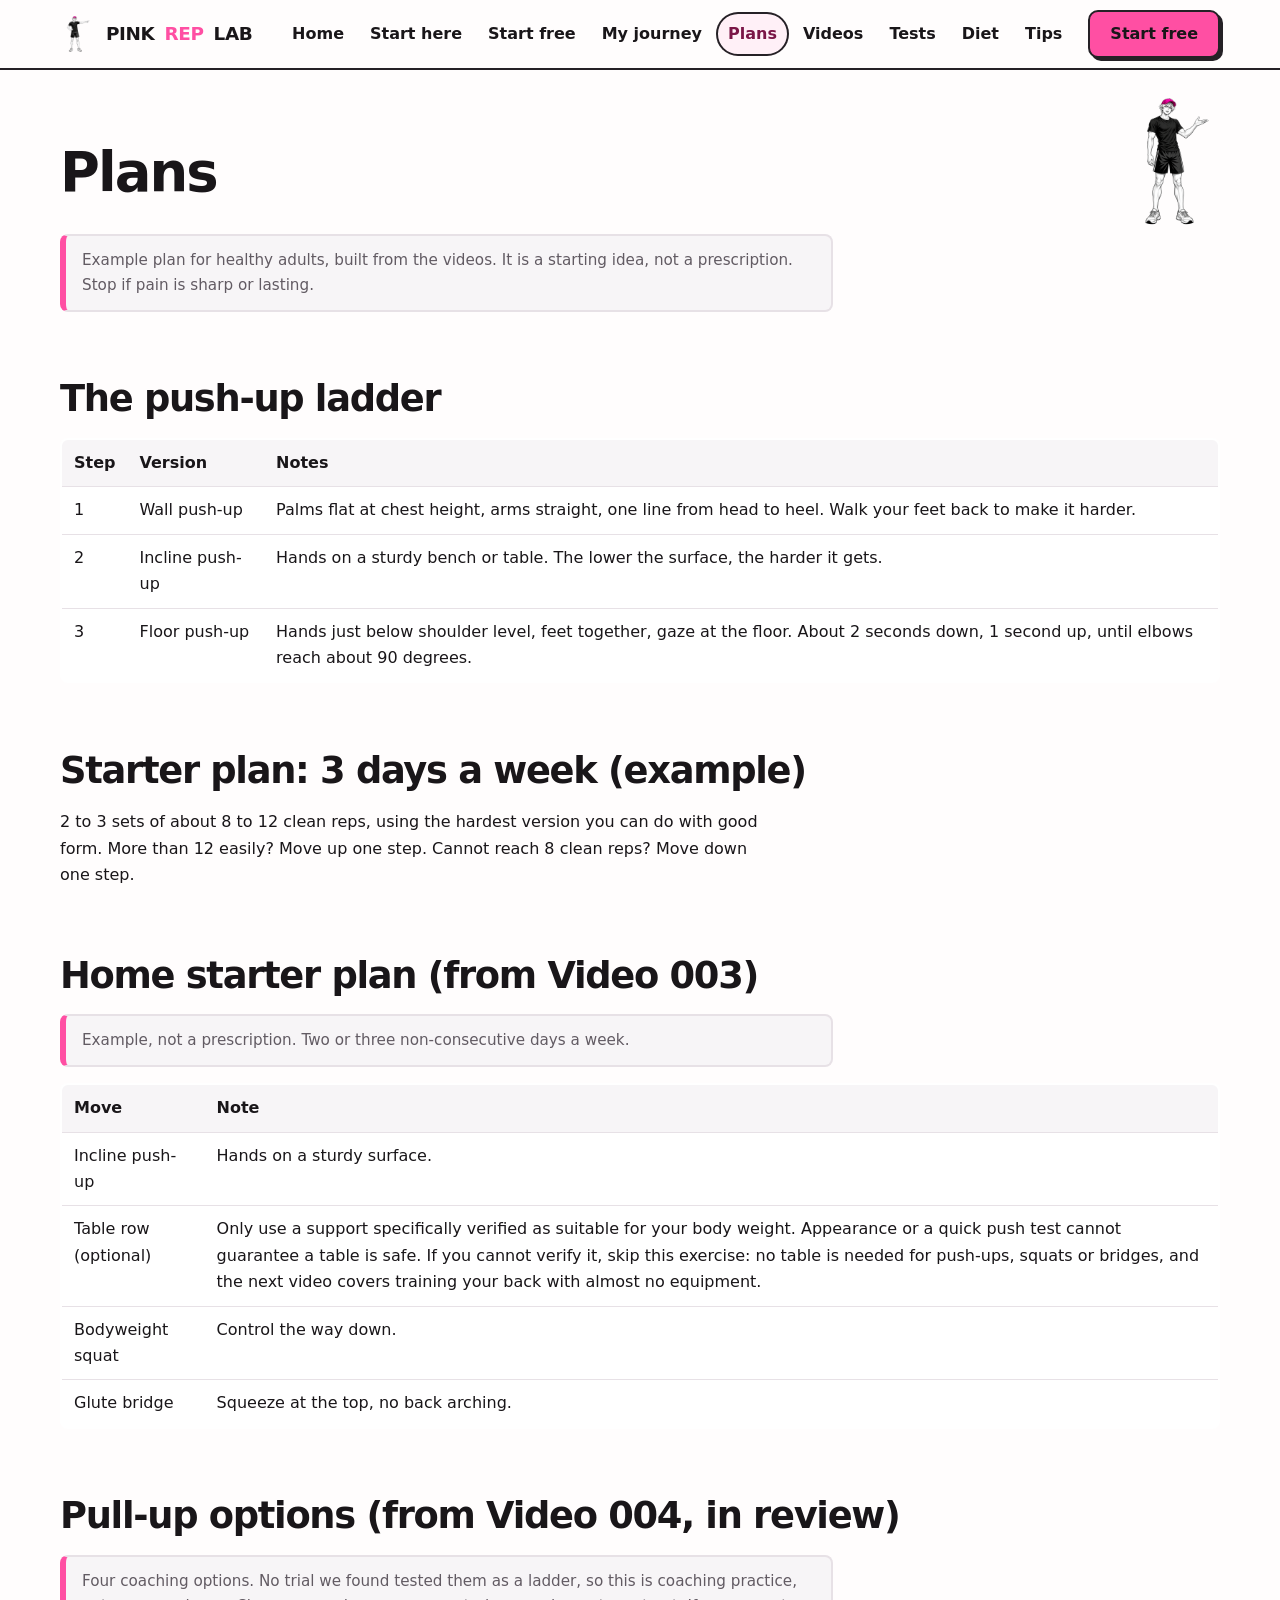
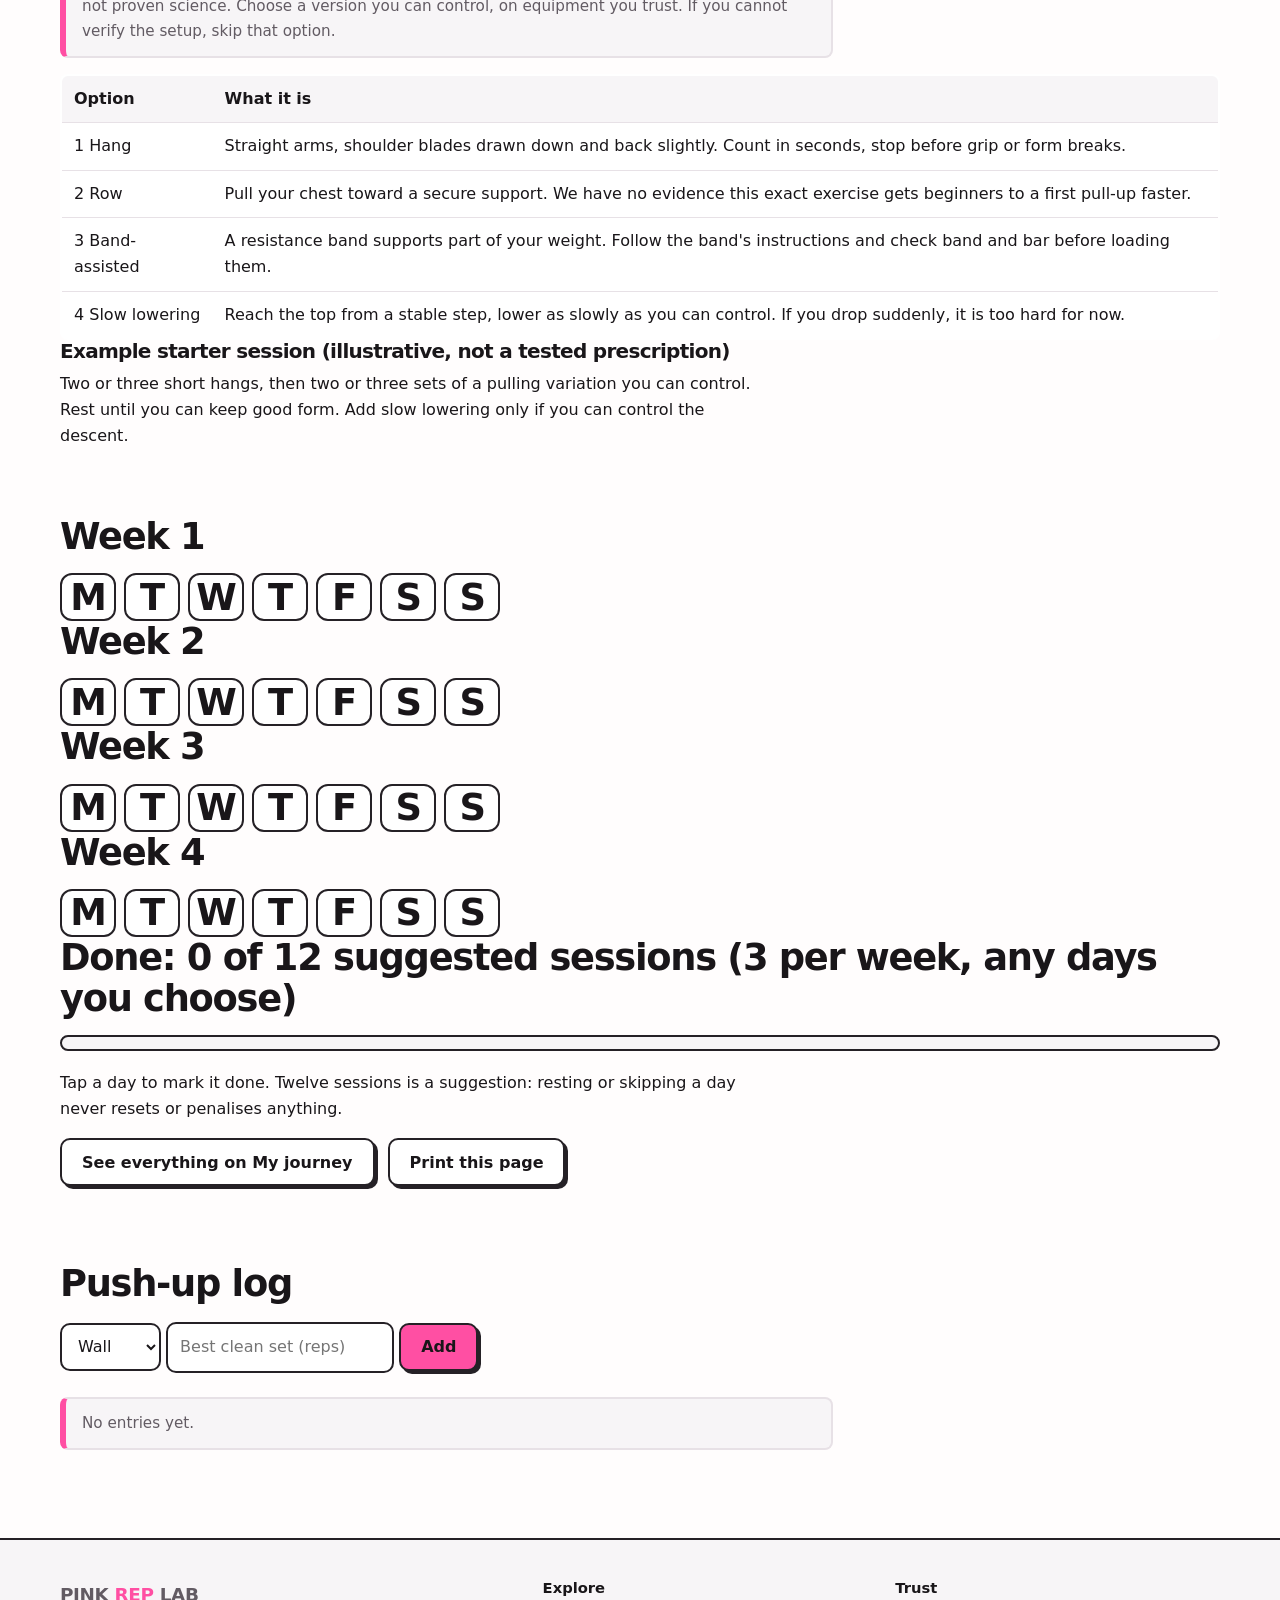
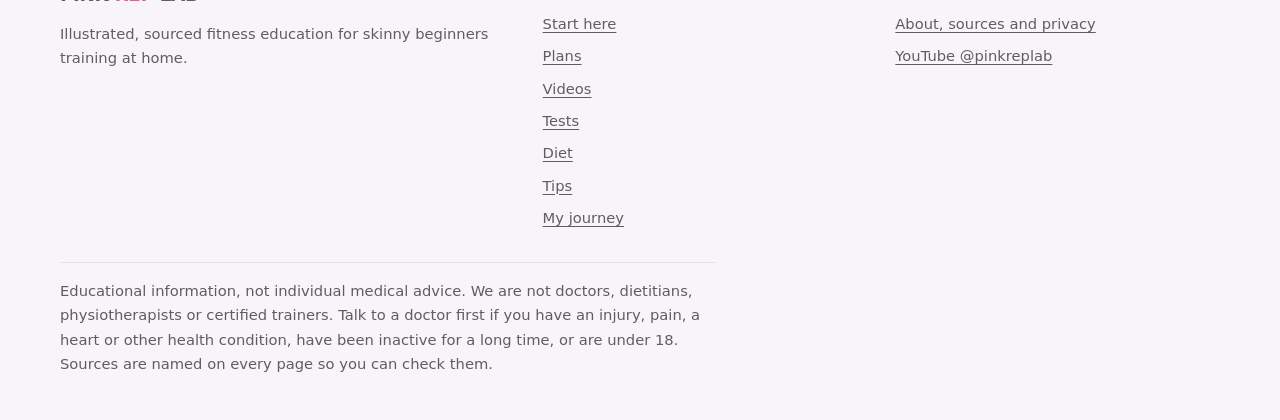
<file: plans.html>
<!doctype html><html lang="en"><head><meta charset="utf-8"><meta name="viewport" content="width=device-width,initial-scale=1">
<title>Plans - Pink Rep Lab</title><meta name="description" content="Example starter plans: push-up ladder, home starter plan and pull-up coaching options. Not a prescription; stop if something hurts.">
<meta property="og:title" content="Plans - Pink Rep Lab"><meta property="og:description" content="Example starter plans: push-up ladder, home starter plan and pull-up coaching options. Not a prescription; stop if something hurts."><meta property="og:image" content="https://pinkreplab.online/POSE_POINT_tee.png"><meta property="og:type" content="website"><meta name="theme-color" content="#ff4fa3"><link rel="icon" href="POSE_POINT_tee.png">
<link rel="stylesheet" href="style.css?v=8"><script>document.documentElement.classList.add('js')</script></head><body><a class="skip" href="#main">Skip to content</a>
<header><div class="bar-nav"><a class="logo" href="index.html"><img src="POSE_POINT_tee.png" alt="" width="36" height="36">PINK <b>REP</b> LAB</a>
<button class="menu-btn" id="menuBtn" aria-expanded="false" aria-controls="navMenu">Menu</button>
<nav class="nav-menu" id="navMenu" aria-label="Main"><a class="l" href="index.html">Home</a><a class="l" href="start.html">Start here</a><a class="l" href="join.html">Start free</a><a class="l" href="journey.html">My journey</a><a class="l on" href="plans.html" aria-current="page">Plans</a><a class="l" href="videos.html">Videos</a><a class="l" href="tests.html">Tests</a><a class="l" href="diet.html">Diet</a><a class="l" href="tips.html">Tips</a></nav><a class="btn start-top" style="margin:0" href="join.html">Start free</a></div></header>
<main id="main"><div class="intro"><div><h1>Plans</h1></div><img src="POSE_EXPLAIN_tee.png" alt=""></div><p class="note">Example plan for healthy adults, built from the videos. It is a starting idea, not a prescription. Stop if pain is sharp or lasting.</p>
<h2>The push-up ladder</h2><table><tr><th>Step</th><th>Version</th><th>Notes</th></tr>
<tr><td>1</td><td>Wall push-up</td><td>Palms flat at chest height, arms straight, one line from head to heel. Walk your feet back to make it harder.</td></tr>
<tr><td>2</td><td>Incline push-up</td><td>Hands on a sturdy bench or table. The lower the surface, the harder it gets.</td></tr>
<tr><td>3</td><td>Floor push-up</td><td>Hands just below shoulder level, feet together, gaze at the floor. About 2 seconds down, 1 second up, until elbows reach about 90 degrees.</td></tr></table>
<h2>Starter plan: 3 days a week (example)</h2><p>2 to 3 sets of about 8 to 12 clean reps, using the hardest version you can do with good form. More than 12 easily? Move up one step. Cannot reach 8 clean reps? Move down one step.</p>
<h2 id="home">Home starter plan (from Video 003)</h2><p class="note">Example, not a prescription. Two or three non-consecutive days a week.</p>
<table><tr><th>Move</th><th>Note</th></tr><tr><td>Incline push-up</td><td>Hands on a sturdy surface.</td></tr><tr><td>Table row (optional)</td><td>Only use a support specifically verified as suitable for your body weight. Appearance or a quick push test cannot guarantee a table is safe. If you cannot verify it, skip this exercise: no table is needed for push-ups, squats or bridges, and the next video covers training your back with almost no equipment.</td></tr><tr><td>Bodyweight squat</td><td>Control the way down.</td></tr><tr><td>Glute bridge</td><td>Squeeze at the top, no back arching.</td></tr></table>
<h2 id="pullup">Pull-up options (from Video 004, in review)</h2><p class="note">Four coaching options. No trial we found tested them as a ladder, so this is coaching practice, not proven science. Choose a version you can control, on equipment you trust. If you cannot verify the setup, skip that option.</p>
<table><tr><th>Option</th><th>What it is</th></tr><tr><td>1 Hang</td><td>Straight arms, shoulder blades drawn down and back slightly. Count in seconds, stop before grip or form breaks.</td></tr><tr><td>2 Row</td><td>Pull your chest toward a secure support. We have no evidence this exact exercise gets beginners to a first pull-up faster.</td></tr><tr><td>3 Band-assisted</td><td>A resistance band supports part of your weight. Follow the band's instructions and check band and bar before loading them.</td></tr><tr><td>4 Slow lowering</td><td>Reach the top from a stable step, lower as slowly as you can control. If you drop suddenly, it is too hard for now.</td></tr></table>
<h3>Example starter session (illustrative, not a tested prescription)</h3><p>Two or three short hangs, then two or three sets of a pulling variation you can control. Rest until you can keep good form. Add slow lowering only if you can control the descent.</p>
<h2 id="tracker">4-week tracker</h2><p>Tap a day to mark it done. Twelve sessions is a suggestion: resting or skipping a day never resets or penalises anything.</p><div id="tracker"></div>
<p><a class="btn o" href="journey.html">See everything on My journey</a> <button class="btn o" onclick="window.print()">Print this page</button></p>
<h2>Push-up log</h2><p><select id="logStep"><option>Wall</option><option>Incline</option><option>Floor</option></select> <input id="logReps" type="number" min="0" placeholder="Best clean set (reps)"> <button class="btn" id="logAdd">Add</button></p><div id="logOut"></div></main>
<footer><div class="foot"><div><a class="logo" style="margin:0 0 8px" href="index.html">PINK <b>REP</b> LAB</a><p>Illustrated, sourced fitness education for skinny beginners training at home.</p></div>
<div><h4>Explore</h4><a href="start.html">Start here</a><a href="plans.html">Plans</a><a href="videos.html">Videos</a><a href="tests.html">Tests</a><a href="diet.html">Diet</a><a href="tips.html">Tips</a><a href="journey.html">My journey</a></div>
<div><h4>Trust</h4><a href="about.html">About, sources and privacy</a><a href="https://www.youtube.com/@pinkreplab">YouTube @pinkreplab</a></div>
<p class="fine">Educational information, not individual medical advice. We are not doctors, dietitians, physiotherapists or certified trainers. Talk to a doctor first if you have an injury, pain, a heart or other health condition, have been inactive for a long time, or are under 18. Sources are named on every page so you can check them.</p></div></footer>
<script src="app.js?v=8"></script></body></html>
</file>
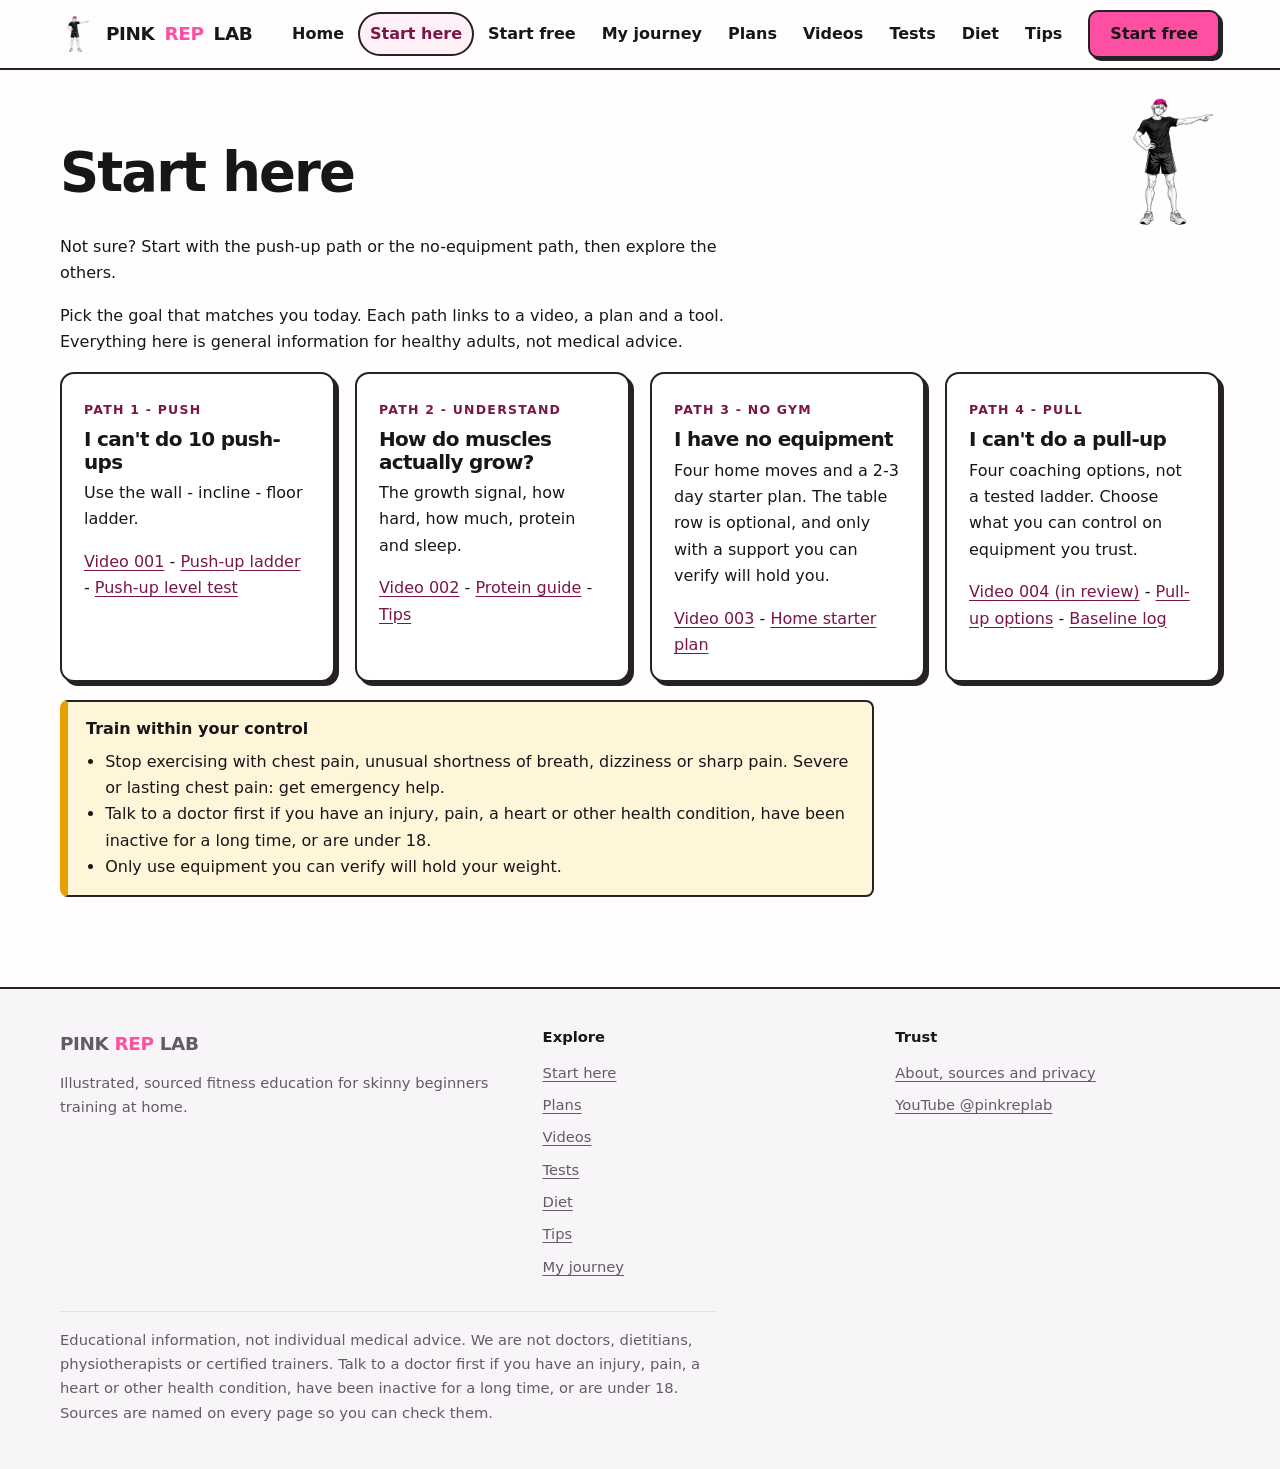
<file: start.html>
<!doctype html><html lang="en"><head><meta charset="utf-8"><meta name="viewport" content="width=device-width,initial-scale=1">
<title>Start here - Pink Rep Lab</title><meta name="description" content="Pick your path: push-ups, muscle growth, training at home without equipment, or your first pull-up. Sourced, with honest limits.">
<meta property="og:title" content="Start here - Pink Rep Lab"><meta property="og:description" content="Pick your path: push-ups, muscle growth, training at home without equipment, or your first pull-up. Sourced, with honest limits."><meta property="og:image" content="https://pinkreplab.online/POSE_POINT_tee.png"><meta property="og:type" content="website"><meta name="theme-color" content="#ff4fa3"><link rel="icon" href="POSE_POINT_tee.png">
<link rel="stylesheet" href="style.css?v=8"><script>document.documentElement.classList.add('js')</script></head><body><a class="skip" href="#main">Skip to content</a>
<header><div class="bar-nav"><a class="logo" href="index.html"><img src="POSE_POINT_tee.png" alt="" width="36" height="36">PINK <b>REP</b> LAB</a>
<button class="menu-btn" id="menuBtn" aria-expanded="false" aria-controls="navMenu">Menu</button>
<nav class="nav-menu" id="navMenu" aria-label="Main"><a class="l" href="index.html">Home</a><a class="l on" href="start.html" aria-current="page">Start here</a><a class="l" href="join.html">Start free</a><a class="l" href="journey.html">My journey</a><a class="l" href="plans.html">Plans</a><a class="l" href="videos.html">Videos</a><a class="l" href="tests.html">Tests</a><a class="l" href="diet.html">Diet</a><a class="l" href="tips.html">Tips</a></nav><a class="btn start-top" style="margin:0" href="join.html">Start free</a></div></header>
<main id="main"><div class="intro"><div><h1>Start here</h1></div><img src="POSE_POINT_tee.png" alt=""></div><p>Not sure? Start with the push-up path or the no-equipment path, then explore the others.</p><p>Pick the goal that matches you today. Each path links to a video, a plan and a tool. Everything here is general information for healthy adults, not medical advice.</p>
<div class="grid">
<div class="card"><div class="tag">Path 1 - Push</div><h3>I can't do 10 push-ups</h3><p>Use the wall - incline - floor ladder.</p><p><a href="videos.html">Video 001</a> - <a href="plans.html">Push-up ladder</a> - <a href="tests.html">Push-up level test</a></p></div>
<div class="card"><div class="tag">Path 2 - Understand</div><h3>How do muscles actually grow?</h3><p>The growth signal, how hard, how much, protein and sleep.</p><p><a href="videos.html">Video 002</a> - <a href="diet.html">Protein guide</a> - <a href="tips.html">Tips</a></p></div>
<div class="card"><div class="tag">Path 3 - No gym</div><h3>I have no equipment</h3><p>Four home moves and a 2-3 day starter plan. The table row is optional, and only with a support you can verify will hold you.</p><p><a href="videos.html">Video 003</a> - <a href="plans.html#home">Home starter plan</a></p></div>
<div class="card"><div class="tag">Path 4 - Pull</div><h3>I can't do a pull-up</h3><p>Four coaching options, not a tested ladder. Choose what you can control on equipment you trust.</p><p><a href="videos.html">Video 004 (in review)</a> - <a href="plans.html#pullup">Pull-up options</a> - <a href="tests.html#pullup">Baseline log</a></p></div></div>
<div class="callout"><b>Train within your control</b><ul><li>Stop exercising with chest pain, unusual shortness of breath, dizziness or sharp pain. Severe or lasting chest pain: get emergency help.</li><li>Talk to a doctor first if you have an injury, pain, a heart or other health condition, have been inactive for a long time, or are under 18.</li><li>Only use equipment you can verify will hold your weight.</li></ul></div></main>
<footer><div class="foot"><div><a class="logo" style="margin:0 0 8px" href="index.html">PINK <b>REP</b> LAB</a><p>Illustrated, sourced fitness education for skinny beginners training at home.</p></div>
<div><h4>Explore</h4><a href="start.html">Start here</a><a href="plans.html">Plans</a><a href="videos.html">Videos</a><a href="tests.html">Tests</a><a href="diet.html">Diet</a><a href="tips.html">Tips</a><a href="journey.html">My journey</a></div>
<div><h4>Trust</h4><a href="about.html">About, sources and privacy</a><a href="https://www.youtube.com/@pinkreplab">YouTube @pinkreplab</a></div>
<p class="fine">Educational information, not individual medical advice. We are not doctors, dietitians, physiotherapists or certified trainers. Talk to a doctor first if you have an injury, pain, a heart or other health condition, have been inactive for a long time, or are under 18. Sources are named on every page so you can check them.</p></div></footer>
<script src="app.js?v=8"></script></body></html>
</file>
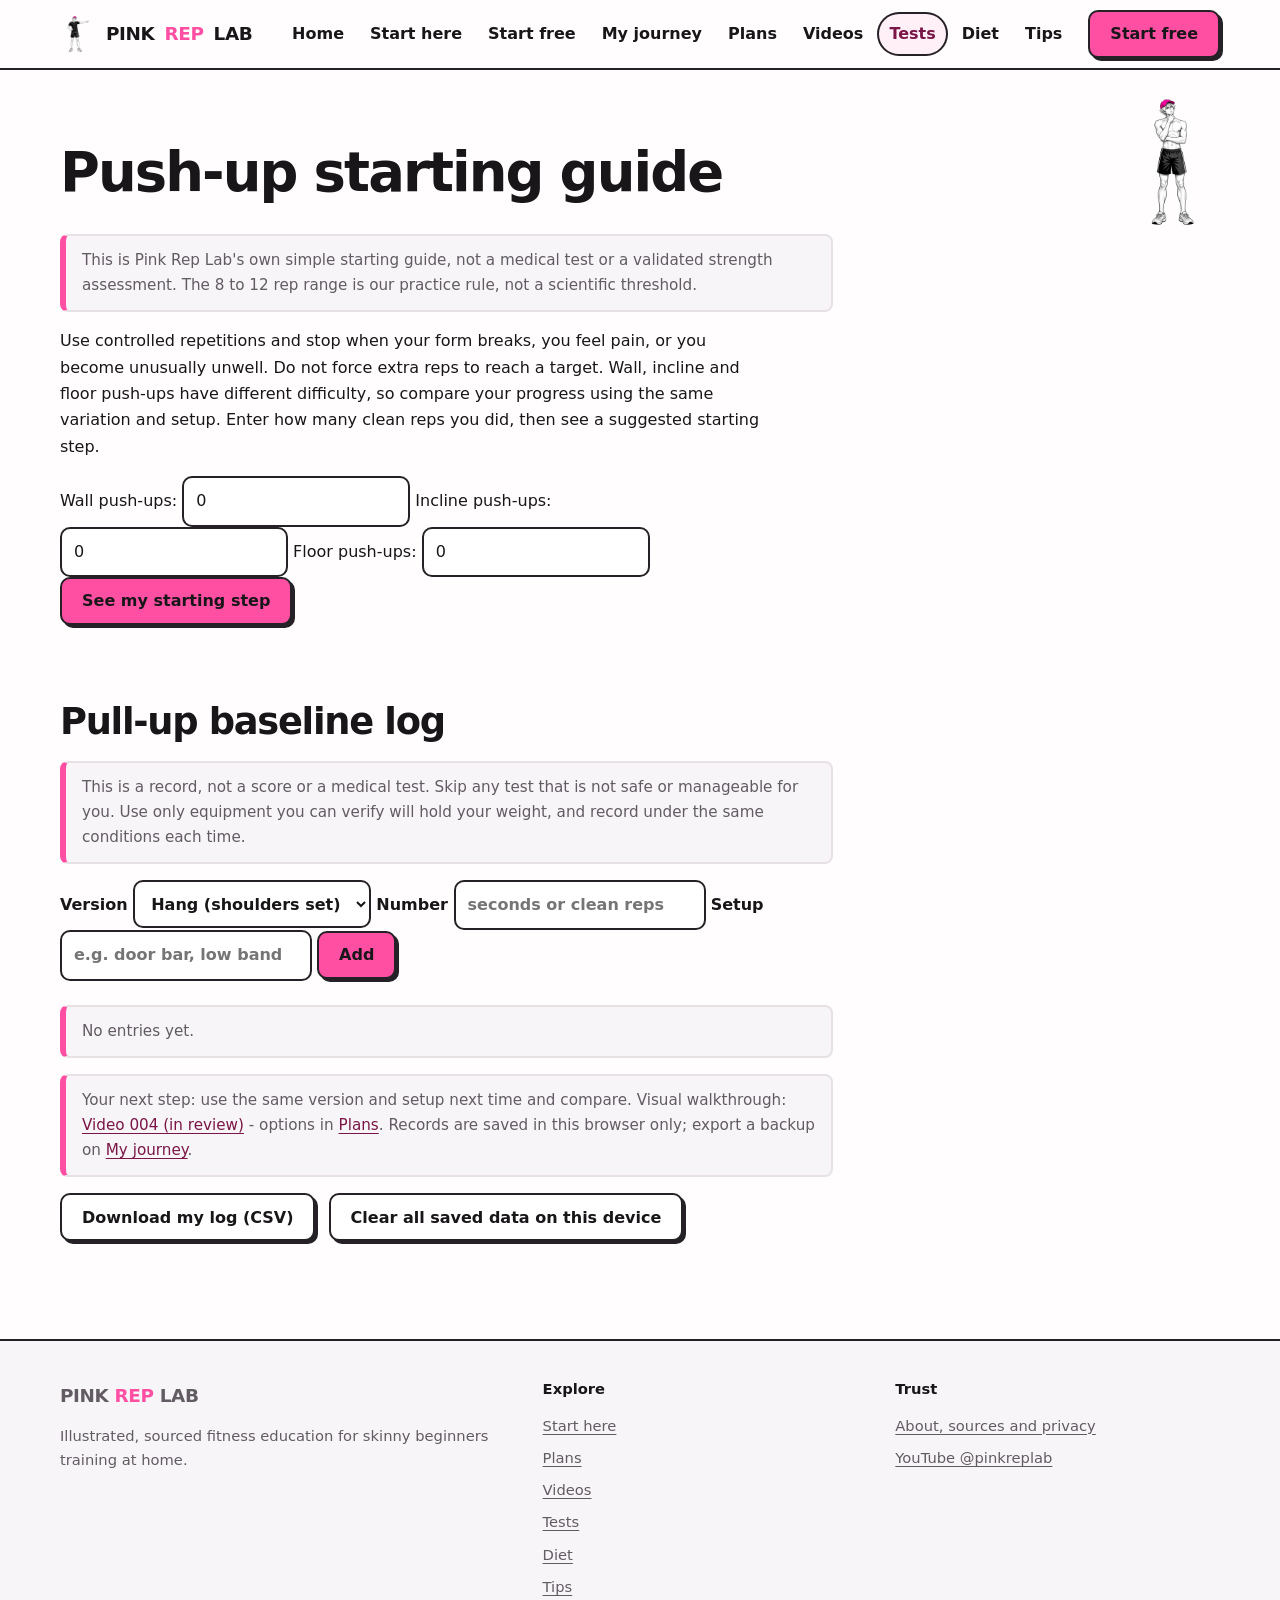
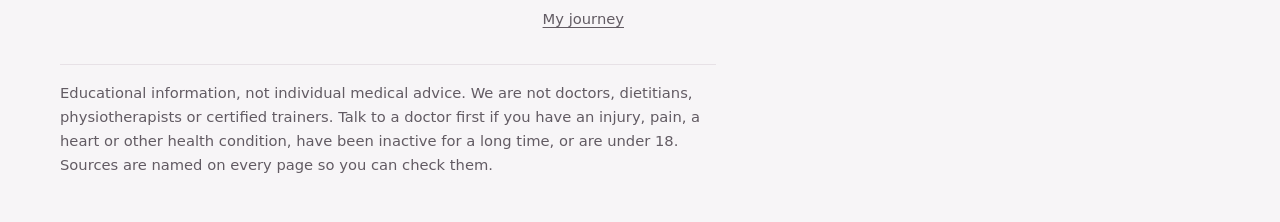
<file: tests.html>
<!doctype html><html lang="en"><head><meta charset="utf-8"><meta name="viewport" content="width=device-width,initial-scale=1">
<title>Tests - Pink Rep Lab</title><meta name="description" content="A push-up starting guide and a pull-up baseline log. Not medical tests. Saved only on your device.">
<meta property="og:title" content="Tests - Pink Rep Lab"><meta property="og:description" content="A push-up starting guide and a pull-up baseline log. Not medical tests. Saved only on your device."><meta property="og:image" content="https://pinkreplab.online/POSE_POINT_tee.png"><meta property="og:type" content="website"><meta name="theme-color" content="#ff4fa3"><link rel="icon" href="POSE_POINT_tee.png">
<link rel="stylesheet" href="style.css?v=8"><script>document.documentElement.classList.add('js')</script></head><body><a class="skip" href="#main">Skip to content</a>
<header><div class="bar-nav"><a class="logo" href="index.html"><img src="POSE_POINT_tee.png" alt="" width="36" height="36">PINK <b>REP</b> LAB</a>
<button class="menu-btn" id="menuBtn" aria-expanded="false" aria-controls="navMenu">Menu</button>
<nav class="nav-menu" id="navMenu" aria-label="Main"><a class="l" href="index.html">Home</a><a class="l" href="start.html">Start here</a><a class="l" href="join.html">Start free</a><a class="l" href="journey.html">My journey</a><a class="l" href="plans.html">Plans</a><a class="l" href="videos.html">Videos</a><a class="l on" href="tests.html" aria-current="page">Tests</a><a class="l" href="diet.html">Diet</a><a class="l" href="tips.html">Tips</a></nav><a class="btn start-top" style="margin:0" href="join.html">Start free</a></div></header>
<main id="main"><div class="intro"><div><h1>Push-up starting guide</h1></div><img src="POSE_THINK.png" alt=""></div><p class="note">This is Pink Rep Lab's own simple starting guide, not a medical test or a validated strength assessment. The 8 to 12 rep range is our practice rule, not a scientific threshold.</p>
<p>Use controlled repetitions and stop when your form breaks, you feel pain, or you become unusually unwell. Do not force extra reps to reach a target. Wall, incline and floor push-ups have different difficulty, so compare your progress using the same variation and setup. Enter how many clean reps you did, then see a suggested starting step.</p>
<p>Wall push-ups: <input id="tWall" type="number" min="0" value="0"> Incline push-ups: <input id="tInc" type="number" min="0" value="0"> Floor push-ups: <input id="tFloor" type="number" min="0" value="0"> <button class="btn" id="tGo">See my starting step</button></p><div id="tOut" class="card" hidden></div>
<h2 id="pullup">Pull-up baseline log</h2><p class="note">This is a record, not a score or a medical test. Skip any test that is not safe or manageable for you. Use only equipment you can verify will hold your weight, and record under the same conditions each time.</p>
<p><label>Version <select id="pVer"><option>Hang (shoulders set)</option><option>Row</option><option>Band-assisted pull</option><option>Slow lowering</option></select></label> <label>Number <input id="pNum" type="number" min="0" placeholder="seconds or clean reps"></label> <label>Setup <input id="pSetup" type="text" maxlength="60" placeholder="e.g. door bar, low band"></label> <button class="btn" id="pAdd">Add</button></p><div id="pOut"></div>
<p class="note">Your next step: use the same version and setup next time and compare. Visual walkthrough: <a href="videos.html">Video 004 (in review)</a> - options in <a href="plans.html#pullup">Plans</a>. Records are saved in this browser only; export a backup on <a href="journey.html">My journey</a>.</p>
<p><button class="btn o" id="pCsv">Download my log (CSV)</button> <button class="btn o" id="pClear">Clear all saved data on this device</button></p></main>
<footer><div class="foot"><div><a class="logo" style="margin:0 0 8px" href="index.html">PINK <b>REP</b> LAB</a><p>Illustrated, sourced fitness education for skinny beginners training at home.</p></div>
<div><h4>Explore</h4><a href="start.html">Start here</a><a href="plans.html">Plans</a><a href="videos.html">Videos</a><a href="tests.html">Tests</a><a href="diet.html">Diet</a><a href="tips.html">Tips</a><a href="journey.html">My journey</a></div>
<div><h4>Trust</h4><a href="about.html">About, sources and privacy</a><a href="https://www.youtube.com/@pinkreplab">YouTube @pinkreplab</a></div>
<p class="fine">Educational information, not individual medical advice. We are not doctors, dietitians, physiotherapists or certified trainers. Talk to a doctor first if you have an injury, pain, a heart or other health condition, have been inactive for a long time, or are under 18. Sources are named on every page so you can check them.</p></div></footer>
<script src="app.js?v=8"></script></body></html>
</file>
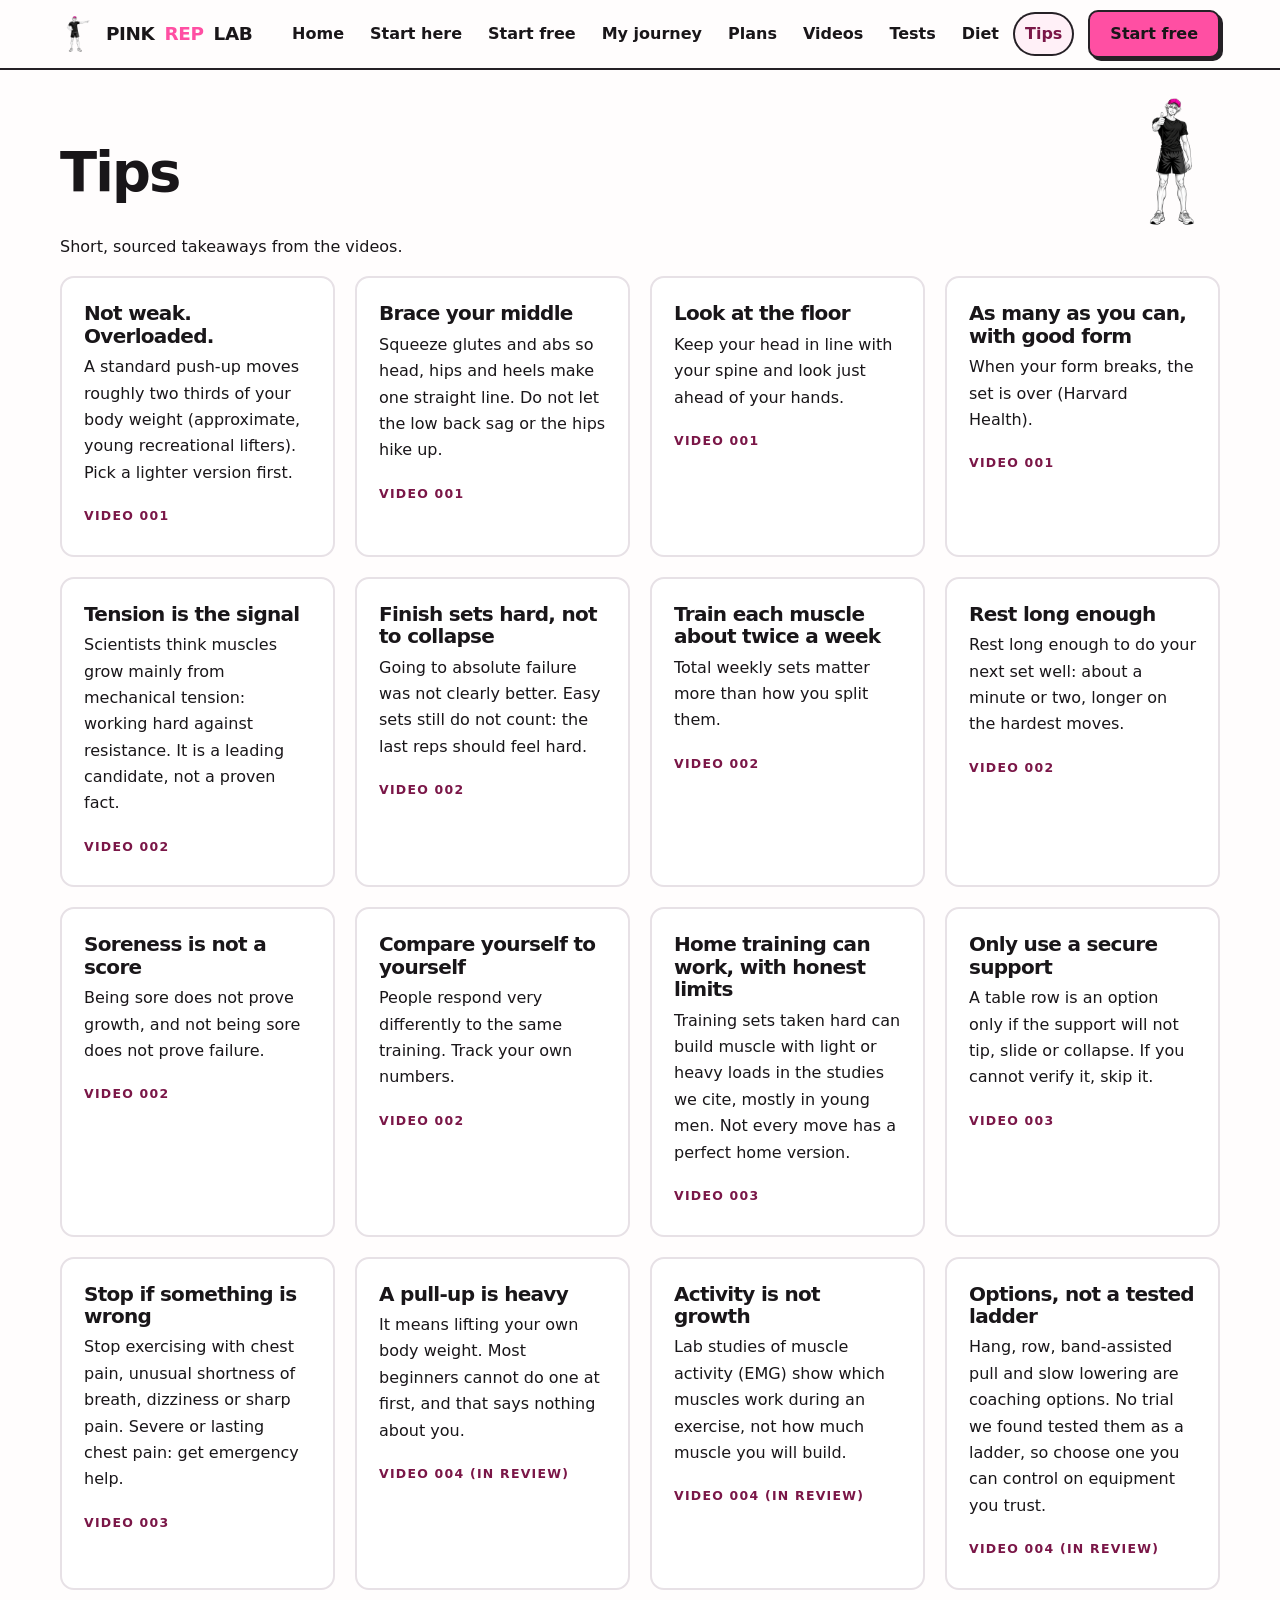
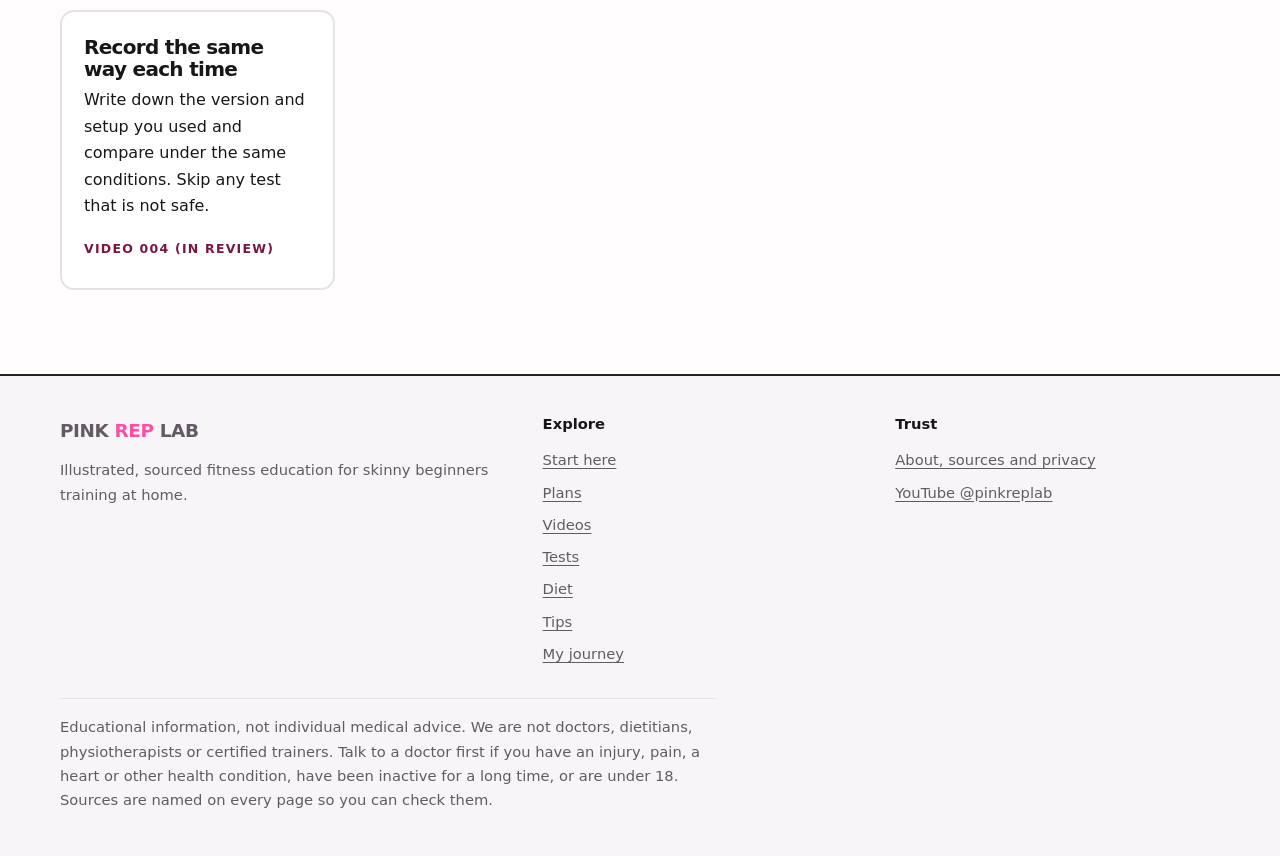
<file: tips.html>
<!doctype html><html lang="en"><head><meta charset="utf-8"><meta name="viewport" content="width=device-width,initial-scale=1">
<title>Tips - Pink Rep Lab</title><meta name="description" content="Short, sourced takeaways from every Pink Rep Lab video.">
<meta property="og:title" content="Tips - Pink Rep Lab"><meta property="og:description" content="Short, sourced takeaways from every Pink Rep Lab video."><meta property="og:image" content="https://pinkreplab.online/POSE_POINT_tee.png"><meta property="og:type" content="website"><meta name="theme-color" content="#ff4fa3"><link rel="icon" href="POSE_POINT_tee.png">
<link rel="stylesheet" href="style.css?v=8"><script>document.documentElement.classList.add('js')</script></head><body><a class="skip" href="#main">Skip to content</a>
<header><div class="bar-nav"><a class="logo" href="index.html"><img src="POSE_POINT_tee.png" alt="" width="36" height="36">PINK <b>REP</b> LAB</a>
<button class="menu-btn" id="menuBtn" aria-expanded="false" aria-controls="navMenu">Menu</button>
<nav class="nav-menu" id="navMenu" aria-label="Main"><a class="l" href="index.html">Home</a><a class="l" href="start.html">Start here</a><a class="l" href="join.html">Start free</a><a class="l" href="journey.html">My journey</a><a class="l" href="plans.html">Plans</a><a class="l" href="videos.html">Videos</a><a class="l" href="tests.html">Tests</a><a class="l" href="diet.html">Diet</a><a class="l on" href="tips.html" aria-current="page">Tips</a></nav><a class="btn start-top" style="margin:0" href="join.html">Start free</a></div></header>
<main id="main"><div class="intro"><div><h1>Tips</h1></div><img src="POSE_THUMBS_tee.png" alt=""></div><p>Short, sourced takeaways from the videos.</p><div class="grid"><div class="card flat"><h3>Not weak. Overloaded.</h3><p>A standard push-up moves roughly two thirds of your body weight (approximate, young recreational lifters). Pick a lighter version first.</p><span class="tag">Video 001</span></div><div class="card flat"><h3>Brace your middle</h3><p>Squeeze glutes and abs so head, hips and heels make one straight line. Do not let the low back sag or the hips hike up.</p><span class="tag">Video 001</span></div><div class="card flat"><h3>Look at the floor</h3><p>Keep your head in line with your spine and look just ahead of your hands.</p><span class="tag">Video 001</span></div><div class="card flat"><h3>As many as you can, with good form</h3><p>When your form breaks, the set is over (Harvard Health).</p><span class="tag">Video 001</span></div><div class="card flat"><h3>Tension is the signal</h3><p>Scientists think muscles grow mainly from mechanical tension: working hard against resistance. It is a leading candidate, not a proven fact.</p><span class="tag">Video 002</span></div><div class="card flat"><h3>Finish sets hard, not to collapse</h3><p>Going to absolute failure was not clearly better. Easy sets still do not count: the last reps should feel hard.</p><span class="tag">Video 002</span></div><div class="card flat"><h3>Train each muscle about twice a week</h3><p>Total weekly sets matter more than how you split them.</p><span class="tag">Video 002</span></div><div class="card flat"><h3>Rest long enough</h3><p>Rest long enough to do your next set well: about a minute or two, longer on the hardest moves.</p><span class="tag">Video 002</span></div><div class="card flat"><h3>Soreness is not a score</h3><p>Being sore does not prove growth, and not being sore does not prove failure.</p><span class="tag">Video 002</span></div><div class="card flat"><h3>Compare yourself to yourself</h3><p>People respond very differently to the same training. Track your own numbers.</p><span class="tag">Video 002</span></div><div class="card flat"><h3>Home training can work, with honest limits</h3><p>Training sets taken hard can build muscle with light or heavy loads in the studies we cite, mostly in young men. Not every move has a perfect home version.</p><span class="tag">Video 003</span></div><div class="card flat"><h3>Only use a secure support</h3><p>A table row is an option only if the support will not tip, slide or collapse. If you cannot verify it, skip it.</p><span class="tag">Video 003</span></div><div class="card flat"><h3>Stop if something is wrong</h3><p>Stop exercising with chest pain, unusual shortness of breath, dizziness or sharp pain. Severe or lasting chest pain: get emergency help.</p><span class="tag">Video 003</span></div><div class="card flat"><h3>A pull-up is heavy</h3><p>It means lifting your own body weight. Most beginners cannot do one at first, and that says nothing about you.</p><span class="tag">Video 004 (in review)</span></div><div class="card flat"><h3>Activity is not growth</h3><p>Lab studies of muscle activity (EMG) show which muscles work during an exercise, not how much muscle you will build.</p><span class="tag">Video 004 (in review)</span></div><div class="card flat"><h3>Options, not a tested ladder</h3><p>Hang, row, band-assisted pull and slow lowering are coaching options. No trial we found tested them as a ladder, so choose one you can control on equipment you trust.</p><span class="tag">Video 004 (in review)</span></div><div class="card flat"><h3>Record the same way each time</h3><p>Write down the version and setup you used and compare under the same conditions. Skip any test that is not safe.</p><span class="tag">Video 004 (in review)</span></div></div></main>
<footer><div class="foot"><div><a class="logo" style="margin:0 0 8px" href="index.html">PINK <b>REP</b> LAB</a><p>Illustrated, sourced fitness education for skinny beginners training at home.</p></div>
<div><h4>Explore</h4><a href="start.html">Start here</a><a href="plans.html">Plans</a><a href="videos.html">Videos</a><a href="tests.html">Tests</a><a href="diet.html">Diet</a><a href="tips.html">Tips</a><a href="journey.html">My journey</a></div>
<div><h4>Trust</h4><a href="about.html">About, sources and privacy</a><a href="https://www.youtube.com/@pinkreplab">YouTube @pinkreplab</a></div>
<p class="fine">Educational information, not individual medical advice. We are not doctors, dietitians, physiotherapists or certified trainers. Talk to a doctor first if you have an injury, pain, a heart or other health condition, have been inactive for a long time, or are under 18. Sources are named on every page so you can check them.</p></div></footer>
<script src="app.js?v=8"></script></body></html>
</file>
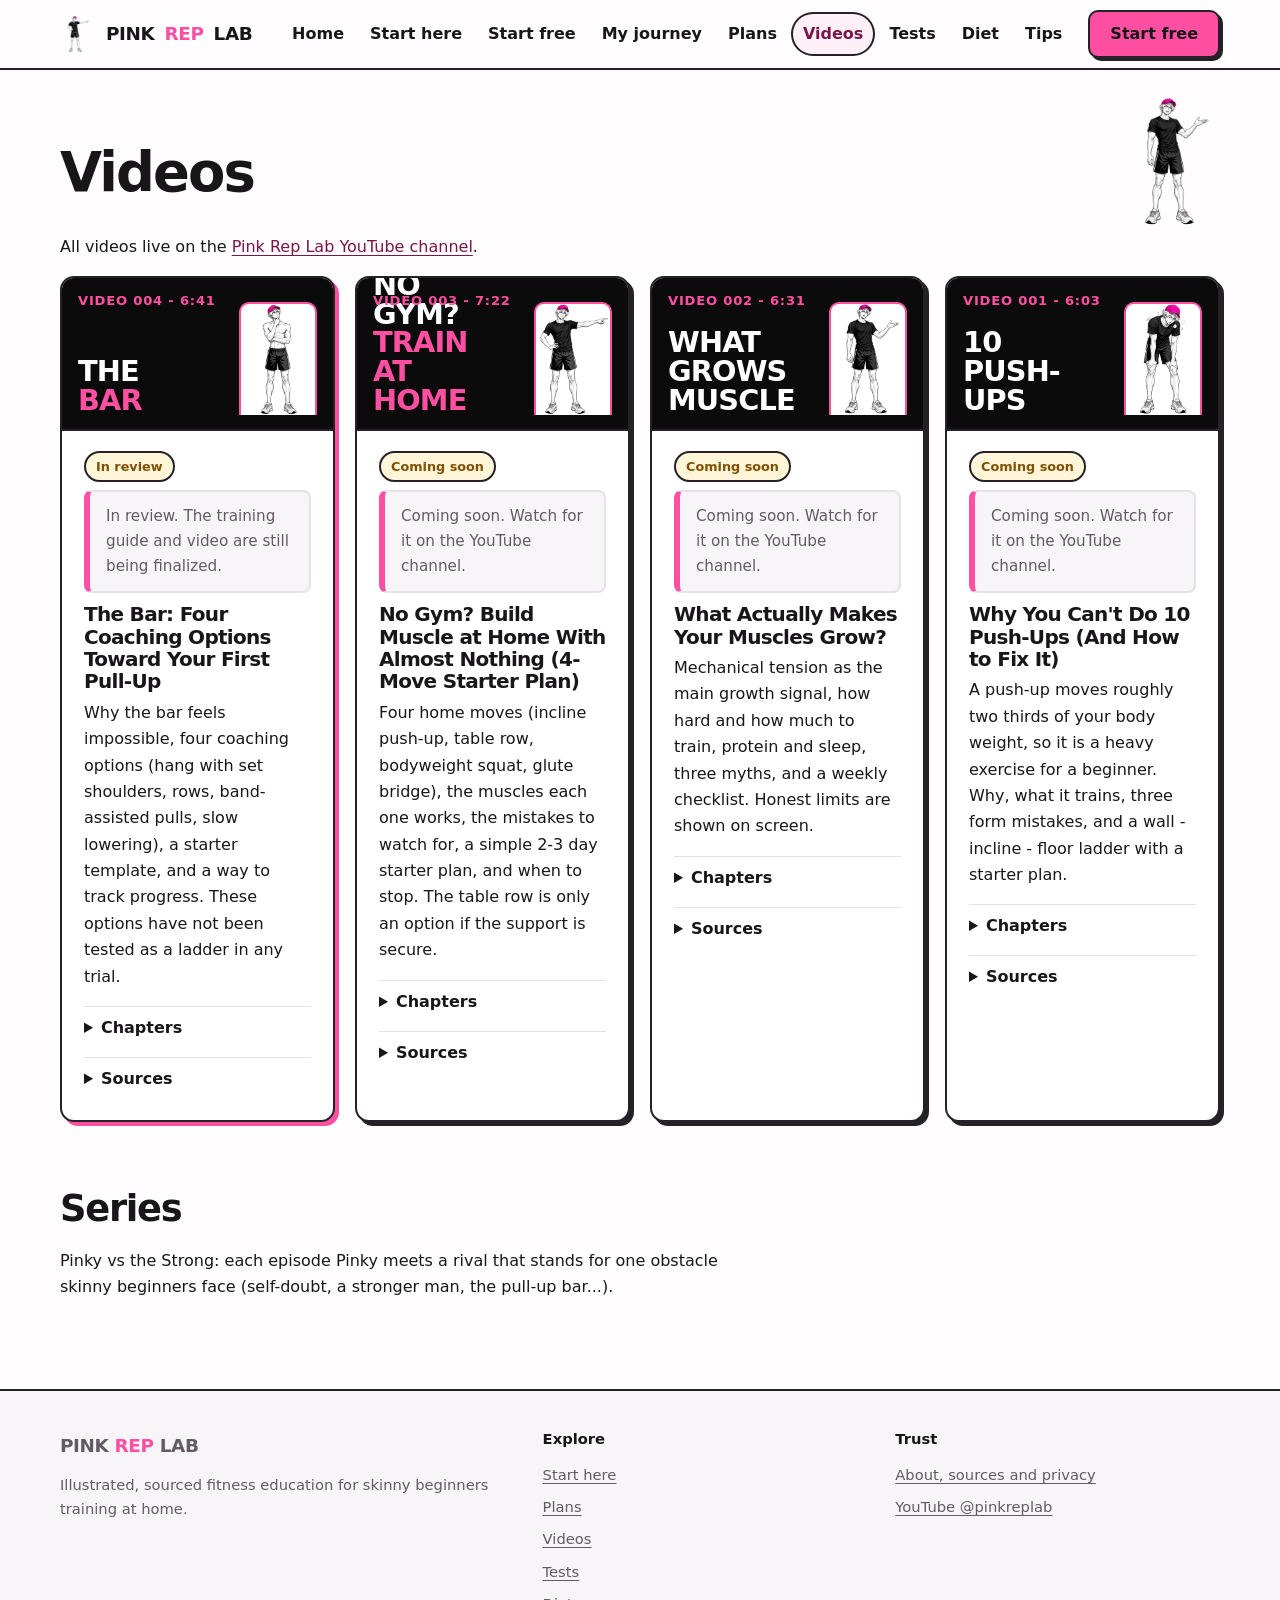
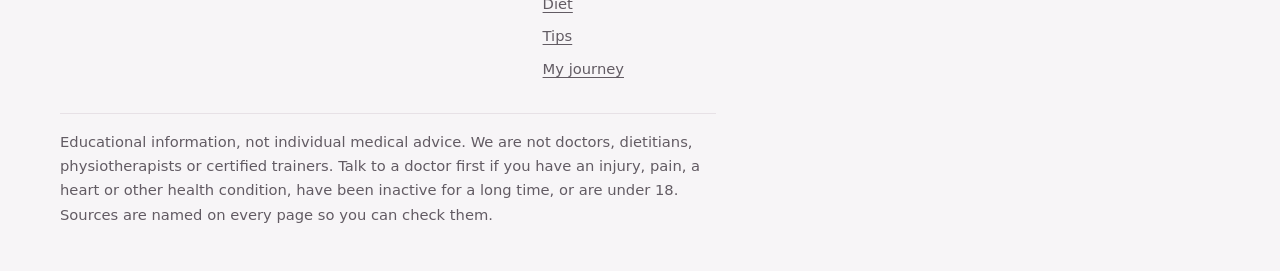
<file: videos.html>
<!doctype html><html lang="en"><head><meta charset="utf-8"><meta name="viewport" content="width=device-width,initial-scale=1">
<title>Videos - Pink Rep Lab</title><meta name="description" content="Every Pink Rep Lab video with chapters and the studies behind it.">
<meta property="og:title" content="Videos - Pink Rep Lab"><meta property="og:description" content="Every Pink Rep Lab video with chapters and the studies behind it."><meta property="og:image" content="https://pinkreplab.online/POSE_POINT_tee.png"><meta property="og:type" content="website"><meta name="theme-color" content="#ff4fa3"><link rel="icon" href="POSE_POINT_tee.png">
<link rel="stylesheet" href="style.css?v=8"><script>document.documentElement.classList.add('js')</script></head><body><a class="skip" href="#main">Skip to content</a>
<header><div class="bar-nav"><a class="logo" href="index.html"><img src="POSE_POINT_tee.png" alt="" width="36" height="36">PINK <b>REP</b> LAB</a>
<button class="menu-btn" id="menuBtn" aria-expanded="false" aria-controls="navMenu">Menu</button>
<nav class="nav-menu" id="navMenu" aria-label="Main"><a class="l" href="index.html">Home</a><a class="l" href="start.html">Start here</a><a class="l" href="join.html">Start free</a><a class="l" href="journey.html">My journey</a><a class="l" href="plans.html">Plans</a><a class="l on" href="videos.html" aria-current="page">Videos</a><a class="l" href="tests.html">Tests</a><a class="l" href="diet.html">Diet</a><a class="l" href="tips.html">Tips</a></nav><a class="btn start-top" style="margin:0" href="join.html">Start free</a></div></header>
<main id="main"><div class="intro"><div><h1>Videos</h1></div><img src="POSE_EXPLAIN_tee.png" alt=""></div><p>All videos live on the <a href="https://www.youtube.com/@pinkreplab">Pink Rep Lab YouTube channel</a>.</p><div class="grid"><div class="card vcard feat"><div class="art169" aria-hidden="true"><span class="vn">Video 004 - 6:41</span><span class="vt">The <i>Bar</i></span><img src="POSE_THINK.png" alt=""></div><div class="body"><span class="status">In review</span><p class="note" style="margin-bottom:10px">In review. The training guide and video are still being finalized.</p><h3>The Bar: Four Coaching Options Toward Your First Pull-Up</h3><p>Why the bar feels impossible, four coaching options (hang with set shoulders, rows, band-assisted pulls, slow lowering), a starter template, and a way to track progress. These options have not been tested as a ladder in any trial.</p><details><summary>Chapters</summary><ul><li>The goal and the muscles</li><li>Step 1: hang and set your shoulders</li><li>Step 2: rows</li><li>Step 3: band-assisted pulls</li><li>Step 4: slow lowering</li><li>Does the ladder work? (honest limits)</li><li>Starter template and sample session</li><li>When to move on</li><li>Staying safe</li><li>Record your baseline</li></ul></details><details><summary>Sources</summary><ul><li>Youdas et al. 2010, J Strength Cond Res (pull-up and chin-up EMG, 21 men and 4 women)</li><li>Dickie et al. 2017, J Electromyogr Kinesiol (pull-up variations, EMG)</li><li>Youdas et al. 2016, J Strength Cond Res (inverted row EMG)</li><li>Enes et al. 2025, J Strength Cond Res (repetition tempo meta-analysis)</li><li>ACE, NASM, Cleveland Clinic exercise guidance</li></ul></details></div></div><div class="card vcard"><div class="art169" aria-hidden="true"><span class="vn">Video 003 - 7:22</span><span class="vt">No gym? <i>Train at home</i></span><img src="POSE_POINT_tee.png" alt=""></div><div class="body"><span class="status">Coming soon</span><p class="note" style="margin-bottom:10px">Coming soon. Watch for it on the YouTube channel.</p><h3>No Gym? Build Muscle at Home With Almost Nothing (4-Move Starter Plan)</h3><p>Four home moves (incline push-up, table row, bodyweight squat, glute bridge), the muscles each one works, the mistakes to watch for, a simple 2-3 day starter plan, and when to stop. The table row is only an option if the support is secure.</p><details><summary>Chapters</summary><ul><li>0:00 The gym rat vs your living room</li><li>0:37 Move 1: incline push-up</li><li>1:20 Move 2: table row (only if the support is secure)</li><li>2:20 Move 3: bodyweight squat</li><li>2:54 Move 4: glute bridge</li><li>3:21 Does it really work?</li><li>4:19 Your starter plan</li><li>5:44 Stay safe</li><li>6:17 Checklist and next video</li></ul></details><details><summary>Sources</summary><ul><li>Lopez et al. 2021, Med Sci Sports Exerc (28 studies, 747 healthy adults)</li><li>Lasevicius et al. 2018, Eur J Sport Sci (30 men, 12 weeks)</li><li>Kikuchi & Nakazato 2017, J Exerc Sci Fit (18 young men)</li><li>Full list with links: in the video description</li></ul></details></div></div><div class="card vcard"><div class="art169" aria-hidden="true"><span class="vn">Video 002 - 6:31</span><span class="vt">What grows muscle</span><img src="POSE_EXPLAIN_tee.png" alt=""></div><div class="body"><span class="status">Coming soon</span><p class="note" style="margin-bottom:10px">Coming soon. Watch for it on the YouTube channel.</p><h3>What Actually Makes Your Muscles Grow?</h3><p>Mechanical tension as the main growth signal, how hard and how much to train, protein and sleep, three myths, and a weekly checklist. Honest limits are shown on screen.</p><details><summary>Chapters</summary><ul><li>0:00 The arm wrestle</li><li>0:38 The growth signal</li><li>1:33 How hard to train</li><li>2:34 How much to train</li><li>3:35 Protein and fuel</li><li>4:08 Sleep and recovery</li><li>4:37 Three myths</li><li>5:25 Weekly checklist</li></ul></details><details><summary>Sources</summary><ul><li>Wackerhage et al. 2019, J Appl Physiol</li><li>Lopez et al. 2021, Med Sci Sports Exerc</li><li>Refalo et al. 2023, Sports Med</li><li>Schoenfeld, Ogborn, Krieger 2017, J Sports Sci</li><li>Schoenfeld, Grgic, Krieger 2019, J Sports Sci</li><li>Singer et al. 2024, Front Sports Act Living</li><li>Morton et al. 2018, Br J Sports Med</li><li>Lamon et al. 2021, Physiol Rep</li></ul></details></div></div><div class="card vcard"><div class="art169" aria-hidden="true"><span class="vn">Video 001 - 6:03</span><span class="vt">10 push-ups</span><img src="POSE_TIRED_tee.png" alt=""></div><div class="body"><span class="status">Coming soon</span><p class="note" style="margin-bottom:10px">Coming soon. Watch for it on the YouTube channel.</p><h3>Why You Can't Do 10 Push-Ups (And How to Fix It)</h3><p>A push-up moves roughly two thirds of your body weight, so it is a heavy exercise for a beginner. Why, what it trains, three form mistakes, and a wall - incline - floor ladder with a starter plan.</p><details><summary>Chapters</summary><ul><li>0:00 The problem</li><li>0:42 How heavy is a push-up?</li><li>1:20 What does it train?</li><li>1:46 Three mistakes</li><li>2:52 The three-step ladder</li><li>4:31 Your weekly plan</li></ul></details><details><summary>Sources</summary><ul><li>Ebben et al. 2011, J Strength Cond Res 25(10):2891-2894</li><li>Suprak, Dawes, Stephenson 2011, J Strength Cond Res</li><li>Kowalski et al. 2022, Shoulder Elbow (scoping review)</li><li>Harvard Health: Modify your push-ups to meet your fitness level</li><li>ACE Exercise Library: Push-Ups</li><li>Cleveland Clinic: How To Do a Push-up</li><li>ACSM position stand 2026; WHO guidelines 2020</li></ul></details></div></div></div><h2>Series</h2><p>Pinky vs the Strong: each episode Pinky meets a rival that stands for one obstacle skinny beginners face (self-doubt, a stronger man, the pull-up bar...).</p></main>
<footer><div class="foot"><div><a class="logo" style="margin:0 0 8px" href="index.html">PINK <b>REP</b> LAB</a><p>Illustrated, sourced fitness education for skinny beginners training at home.</p></div>
<div><h4>Explore</h4><a href="start.html">Start here</a><a href="plans.html">Plans</a><a href="videos.html">Videos</a><a href="tests.html">Tests</a><a href="diet.html">Diet</a><a href="tips.html">Tips</a><a href="journey.html">My journey</a></div>
<div><h4>Trust</h4><a href="about.html">About, sources and privacy</a><a href="https://www.youtube.com/@pinkreplab">YouTube @pinkreplab</a></div>
<p class="fine">Educational information, not individual medical advice. We are not doctors, dietitians, physiotherapists or certified trainers. Talk to a doctor first if you have an injury, pain, a heart or other health condition, have been inactive for a long time, or are under 18. Sources are named on every page so you can check them.</p></div></footer>
<script src="app.js?v=8"></script></body></html>
</file>
<file: style.css>
/* NEW_CSS_V04 - Manga Editorial + Beginner Training Lab */
:root{color-scheme:light;--pink:#ff4fa3;--pink-hover:#f53291;--pink-soft:#fff0f7;--pink-ink:#7a1647;--bg:#fffdfd;--surface:#fff;--surface-soft:#f7f5f7;--text:#191619;--text-muted:#625b63;--border:#252126;--border-soft:#e7e1e6;
--success:#176b43;--success-bg:#eaf7ef;--warning:#805000;--warning-bg:#fff5d9;--danger:#a51d32;--danger-bg:#fff0f1;--shadow-card:4px 4px 0 #252126;--shadow-pink:4px 4px 0 var(--pink);
--radius-sm:8px;--radius-md:14px;--radius-lg:20px;--container:1160px;--gutter:clamp(20px,4vw,48px);--section-space:clamp(48px,7vw,88px)}
@media (prefers-color-scheme:dark){:root:not([data-theme="light"]){color-scheme:dark;--bg:#151216;--surface:#211b22;--surface-soft:#2b232c;--text:#fff8fc;--text-muted:#d0c3ce;--border:#f0e6ef;--border-soft:#493d49;--pink-soft:#422137;--pink-ink:#ffb9da;
--success:#a8edc4;--success-bg:#183b2b;--warning:#ffdc88;--warning-bg:#433319;--danger:#ffb2bc;--danger-bg:#471e27;--shadow-card:4px 4px 0 #050405;--shadow-pink:4px 4px 0 #050405}}
*{box-sizing:border-box}html{scroll-behavior:smooth}
body{margin:0;background:var(--bg);color:var(--text);font-family:Inter,ui-sans-serif,system-ui,-apple-system,BlinkMacSystemFont,"Segoe UI",sans-serif;font-size:16px;line-height:1.65;-webkit-font-smoothing:antialiased}
img{max-width:100%;height:auto}a{color:var(--pink-ink);text-underline-offset:3px}a:hover{color:var(--pink-hover)}
@media (prefers-color-scheme:dark){a{color:var(--pink)}}
h1,h2,h3{line-height:1.12;letter-spacing:-.035em;margin-top:0}h1{font-size:clamp(2.3rem,5vw,3.4rem);font-weight:850;margin-bottom:.4em}h2{font-size:clamp(1.65rem,3vw,2.3rem);font-weight:800;margin:1.8em 0 .5em}h3{font-size:1.25rem;font-weight:750;margin-bottom:.4em}
p{max-width:70ch;margin-top:0;margin-bottom:1rem}ul{padding-left:1.2em}
.container,main{width:min(calc(100% - 2*var(--gutter)),var(--container));margin-inline:auto}main{padding:28px 0 72px}
.skip{position:absolute;left:-999px;top:0;background:var(--pink);color:#191619;padding:10px 16px;z-index:20;font-weight:800}.skip:focus{left:8px;top:8px}
:focus-visible{outline:3px solid var(--pink);outline-offset:3px}
header{position:sticky;top:0;z-index:10;background:var(--bg);border-bottom:2px solid var(--border)}
.bar-nav{width:min(calc(100% - 2*var(--gutter)),var(--container));margin-inline:auto;min-height:68px;display:flex;align-items:center;gap:14px}
.logo{display:flex;align-items:center;gap:10px;font-weight:900;letter-spacing:-.02em;color:var(--text);text-decoration:none;margin-right:auto;font-size:1.15rem}.logo b{color:var(--pink)}
.logo img{width:36px;height:36px;object-fit:contain;object-position:top}
@media (prefers-color-scheme:dark){:root:not([data-theme="light"]) .logo img{background:#fff;border-radius:8px;padding:1px}}
.nav-menu{display:flex;gap:2px;align-items:center;flex-wrap:wrap}
.nav-menu a.l{color:var(--text);text-decoration:none;padding:8px 12px;border-radius:99px;font-weight:650;min-height:44px;display:inline-flex;align-items:center}
.nav-menu a.l:hover{background:var(--surface-soft)}.nav-menu a.on{background:var(--pink-soft);color:var(--pink-ink);font-weight:850;box-shadow:inset 0 0 0 2px var(--border)}
.menu-btn{display:none;min-height:44px;padding:8px 14px;border:2px solid var(--border);border-radius:10px;background:var(--surface);color:var(--text);font:inherit;font-weight:800;cursor:pointer}
@media (max-width:900px){.js .menu-btn{display:inline-flex;align-items:center}.js .nav-menu{display:none;position:absolute;left:0;right:0;top:100%;background:var(--bg);border-bottom:2px solid var(--border);padding:12px var(--gutter);flex-direction:column;align-items:stretch}.js .nav-menu.open{display:flex}.nav-menu a.l{border-radius:10px}.bar-nav{flex-wrap:wrap}.btn.start-top{display:none}}
.btn,.button{display:inline-flex;align-items:center;justify-content:center;gap:8px;min-height:48px;padding:12px 20px;border:2px solid var(--border);border-radius:10px;font:inherit;font-weight:800;line-height:1.2;text-decoration:none;cursor:pointer;background:var(--pink);color:#191619;box-shadow:3px 3px 0 var(--border);margin:0 8px 10px 0}
.btn.o{background:var(--surface);color:var(--text)}.btn:hover{color:#191619}.btn.o:hover{color:var(--text)}
@media (hover:hover) and (prefers-reduced-motion:no-preference){.btn,.card.link{transition:transform 150ms ease,box-shadow 150ms ease}.btn:hover{transform:translate(-2px,-2px);box-shadow:6px 6px 0 var(--border)}.card.link:hover{transform:translate(-2px,-2px);box-shadow:6px 6px 0 var(--border)}}
.tag,.eyebrow{display:inline-block;color:var(--pink-ink);font-weight:850;letter-spacing:.1em;text-transform:uppercase;font-size:.78rem;margin-bottom:6px}
@media (prefers-color-scheme:dark){.tag,.eyebrow{color:var(--pink)}}
.lead{font-size:clamp(1.05rem,1.7vw,1.25rem);color:var(--text-muted);max-width:58ch}
.hero{display:grid;grid-template-columns:1.25fr .9fr;gap:32px;align-items:center;padding:clamp(24px,5vw,56px) 0 12px}
.hero h1{font-size:clamp(2.6rem,5.5vw,4.6rem);font-weight:900}.hero h1 em{font-style:normal;background:linear-gradient(transparent 62%,var(--pink) 62%,var(--pink) 92%,transparent 92%)}
.hero .art{position:relative;display:grid;place-items:end center;min-height:340px}
.hero .art::before{content:"";position:absolute;inset:8% 6% 0;border:3px solid var(--border);border-radius:50% 50% 24px 24px;background:var(--pink-soft);box-shadow:var(--shadow-pink)}
.hero .art img{position:relative;width:min(100%,400px);max-height:440px;object-fit:contain;object-position:center bottom}
@media (prefers-color-scheme:dark){:root:not([data-theme="light"]) .hero .art::before{background:#fff}}
@media (hover:hover) and (prefers-reduced-motion:no-preference){.hero .art img{animation:pf 4s ease-in-out infinite}@keyframes pf{0%,100%{transform:translateY(0)}50%{transform:translateY(-5px)}}}
@media (max-width:760px){.hero{grid-template-columns:1fr}.hero .art{min-height:260px;order:-1}.hero .art img{width:min(66vw,260px)}.btn{width:100%;margin-right:0}}
.trust{display:grid;grid-template-columns:repeat(auto-fit,minmax(220px,1fr));gap:0;border:2px solid var(--border);border-radius:var(--radius-md);background:var(--surface-soft);margin:20px 0 8px;overflow:hidden}
.trust div{padding:14px 18px;border-right:2px solid var(--border-soft)}.trust div:last-child{border-right:0}.trust b{display:block}.trust span{color:var(--text-muted);font-size:.92rem}
.intro{display:flex;gap:20px;align-items:flex-end;justify-content:space-between;margin-bottom:8px}.intro img{width:96px;max-height:128px;object-fit:contain;object-position:bottom;flex:none}.intro>div{min-width:0}
@media (max-width:640px){.intro img{width:72px}}
.grid{display:grid;grid-template-columns:repeat(auto-fill,minmax(260px,1fr));gap:20px;margin-block:12px}
.card{min-width:0;padding:22px;border:2px solid var(--border);border-radius:var(--radius-md);background:var(--surface);box-shadow:var(--shadow-card)}.card.flat{box-shadow:none;border-color:var(--border-soft)}.card.feat{box-shadow:var(--shadow-pink)}
.card h3{margin:.1em 0 .35em}.card p:last-child{margin-bottom:0}
.vcard{padding:0;overflow:hidden;display:flex;flex-direction:column}.vcard .body{padding:20px 22px 22px}
.art169{aspect-ratio:16/9;background:#0b0b0c;border-bottom:2px solid var(--border);position:relative;overflow:hidden;display:flex;align-items:flex-end;justify-content:space-between;padding:14px 16px}
.art169 .vn{color:var(--pink);font-weight:900;letter-spacing:.06em;font-size:.82rem;text-transform:uppercase;position:absolute;left:16px;top:12px}
.art169 .vt{color:#fff;font-weight:900;font-size:clamp(1.3rem,2.6vw,1.8rem);line-height:1;letter-spacing:-.03em;text-transform:uppercase;max-width:55%}.art169 .vt i{font-style:normal;color:var(--pink)}
.art169 img{height:92%;width:auto;object-fit:contain;align-self:flex-end;background:#fff;border:2px solid var(--pink);border-radius:10px 10px 0 0;border-bottom:0}
.status{display:inline-block;padding:3px 10px;border:2px solid var(--border);border-radius:99px;font-size:.8rem;font-weight:800;background:var(--warning-bg);color:var(--warning);margin-bottom:8px}.status.pub{background:var(--success-bg);color:var(--success)}
.note{border:2px solid var(--border-soft);border-left:6px solid var(--pink);padding:12px 16px;background:var(--surface-soft);border-radius:var(--radius-sm);color:var(--text-muted);font-size:.95rem;max-width:80ch}
.callout{border:2px solid var(--border);border-left:8px solid #e6a100;padding:14px 18px;background:var(--warning-bg);color:var(--text);border-radius:var(--radius-sm);margin:18px 0;max-width:80ch}.callout b{display:block;margin-bottom:4px}.callout ul{margin:6px 0 0}
details{border-top:1px solid var(--border-soft);padding-top:8px;margin-top:10px}summary{cursor:pointer;font-weight:700;min-height:32px}
input,select,textarea{font:inherit;min-height:48px;padding:10px 12px;border-radius:10px;border:2px solid var(--border);background:var(--surface);color:var(--text);max-width:100%}
label{font-weight:700}
.field-row{display:flex;flex-wrap:wrap;gap:12px;align-items:flex-end;margin:14px 0}
.field-row label{flex:1 1 220px;min-width:0}#jForm select,#jForm input[type=text]{width:100%}
table{border-collapse:collapse;width:100%;border:2px solid var(--border);border-radius:var(--radius-sm);overflow:hidden;background:var(--surface)}th{background:var(--surface-soft);text-align:left}td,th{border-bottom:1px solid var(--border-soft);padding:10px 12px;vertical-align:top}
@media (max-width:640px){table,tbody,tr,td,th{display:block}tr:first-child{display:none}tr{border-bottom:2px solid var(--border-soft);padding:8px 0}td{border:0;padding:4px 12px}td:first-child{font-weight:800}}
.days{display:flex;gap:8px;flex-wrap:wrap}.day{width:56px;min-height:48px;display:grid;place-items:center;text-align:center;border:2px solid var(--border);border-radius:12px;cursor:pointer;background:var(--surface);font-weight:800}
.day.on{border-color:var(--border);background:var(--pink);color:#191619}.day.on::after{content:" \2713";font-weight:900}
.day.plan{box-shadow:inset 0 0 0 3px var(--pink)}.days.pick .day{cursor:pointer}.plan-out h3{margin-top:1.2em}
.bar{height:16px;border:2px solid var(--border);border-radius:99px;background:var(--surface-soft);overflow:hidden}.bar i{display:block;height:100%;background:var(--pink)}
#tOut,#dOut,#jPreview{border-left:6px solid var(--pink)}
.band{box-shadow:0 0 0 100vmax var(--surface-soft);clip-path:inset(0 -100vmax);background:var(--surface-soft);padding-block:clamp(8px,2vw,24px);margin-block:var(--section-space) 0}.band.pink{box-shadow:0 0 0 100vmax var(--pink-soft);clip-path:inset(0 -100vmax);background:var(--pink-soft)}.band h2:first-child{margin-top:.6em}
.cta-band{margin-top:var(--section-space);padding:clamp(24px,4vw,40px);border:3px solid var(--border);border-radius:var(--radius-lg);background:var(--pink-soft);box-shadow:var(--shadow-card);display:flex;gap:24px;align-items:center;justify-content:space-between;flex-wrap:wrap}.cta-band h2{margin:0 0 6px}.cta-band p{margin:0}
footer{border-top:2px solid var(--border);background:var(--surface-soft);padding:36px 0 28px;color:var(--text-muted);font-size:.92rem}
.foot{width:min(calc(100% - 2*var(--gutter)),var(--container));margin-inline:auto;display:grid;grid-template-columns:1.4fr 1fr 1fr;gap:28px}@media (max-width:760px){.foot{grid-template-columns:1fr}}
.foot h4{margin:0 0 8px;color:var(--text)}.foot a{display:block;padding:4px 0;color:var(--text-muted)}.foot .fine{grid-column:1/-1;border-top:1px solid var(--border-soft);padding-top:16px}
.printonly{display:none}
@media print{header,footer,.btn,.skip,.trust,.cta-band,.intro img{display:none!important}body{font-size:12pt;background:#fff;color:#000}main>*:not(.printonly){display:none}.printonly{display:block}}
@media print{body.print-page main>*:not(.printonly){display:block}}
@media (prefers-reduced-motion:reduce){html{scroll-behavior:auto}*,*::before,*::after{animation-duration:.01ms!important;animation-iteration-count:1!important;transition-duration:.01ms!important}}
</file>
